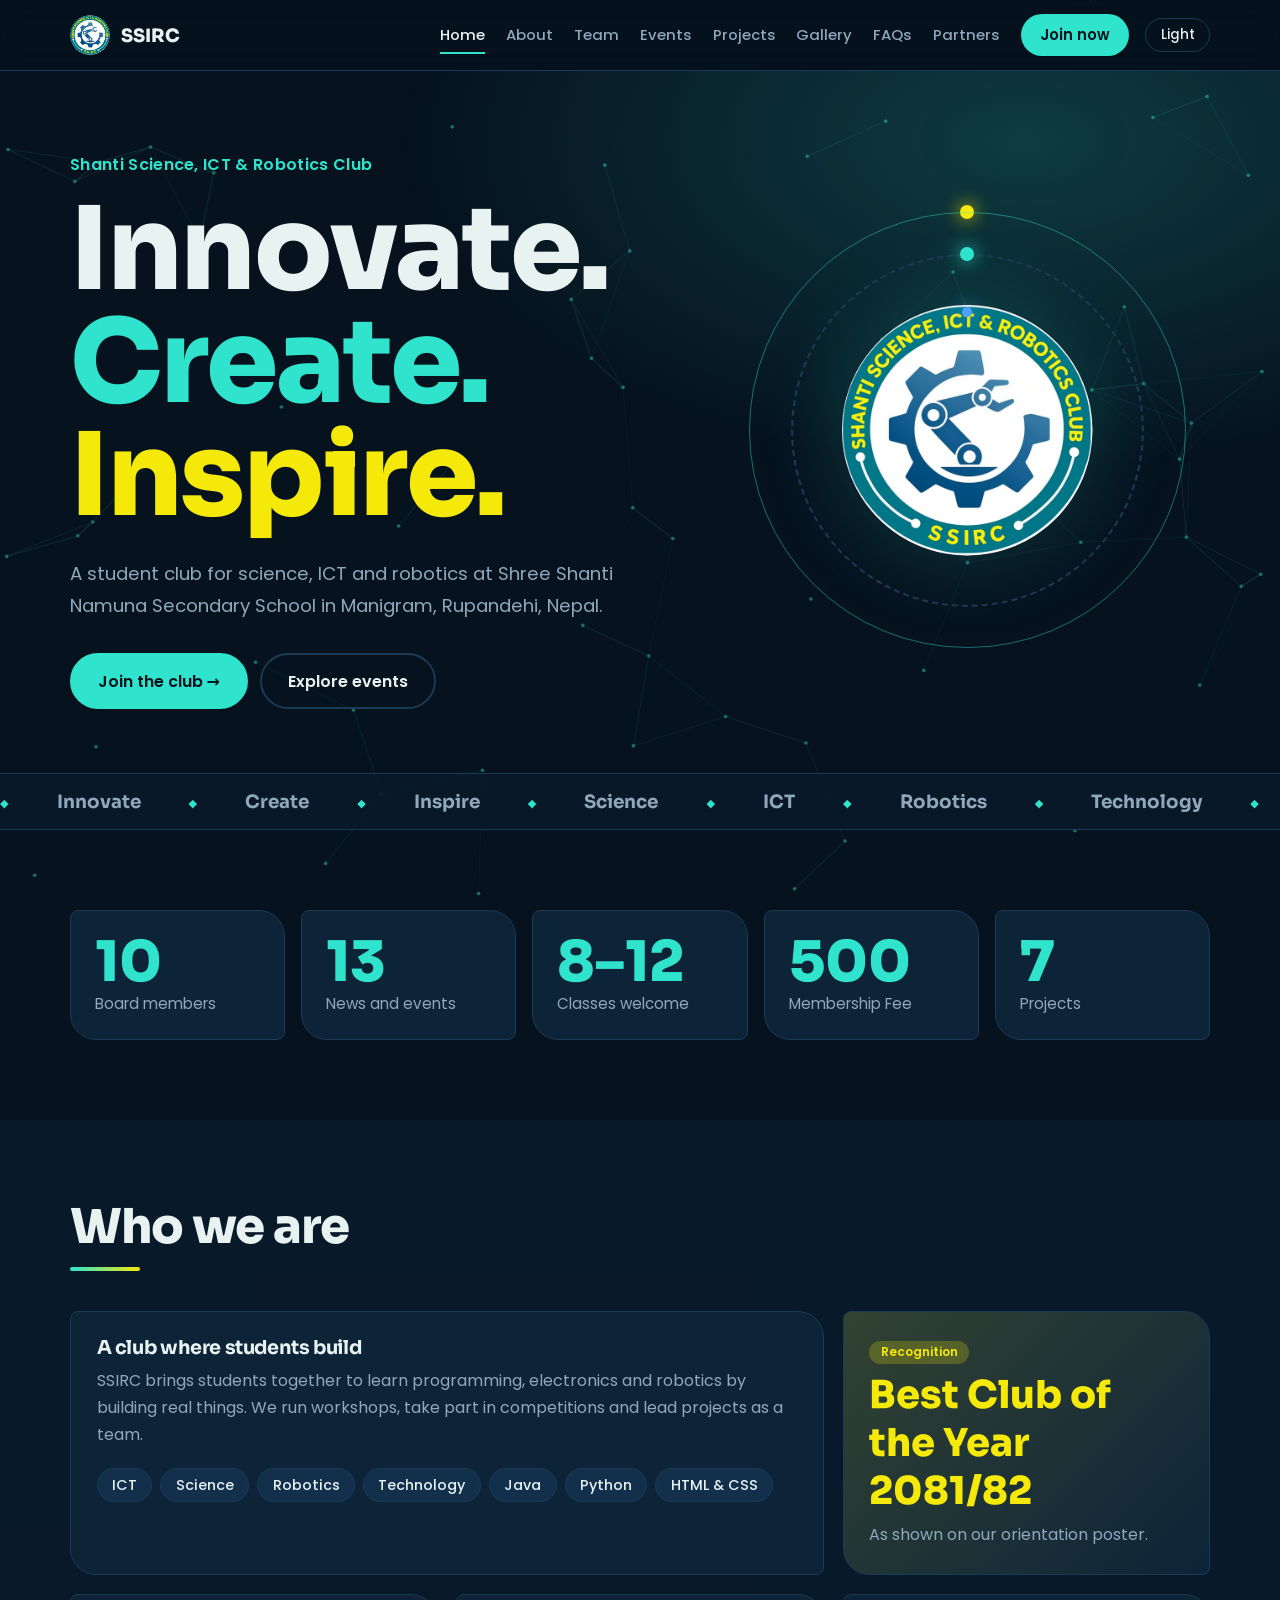
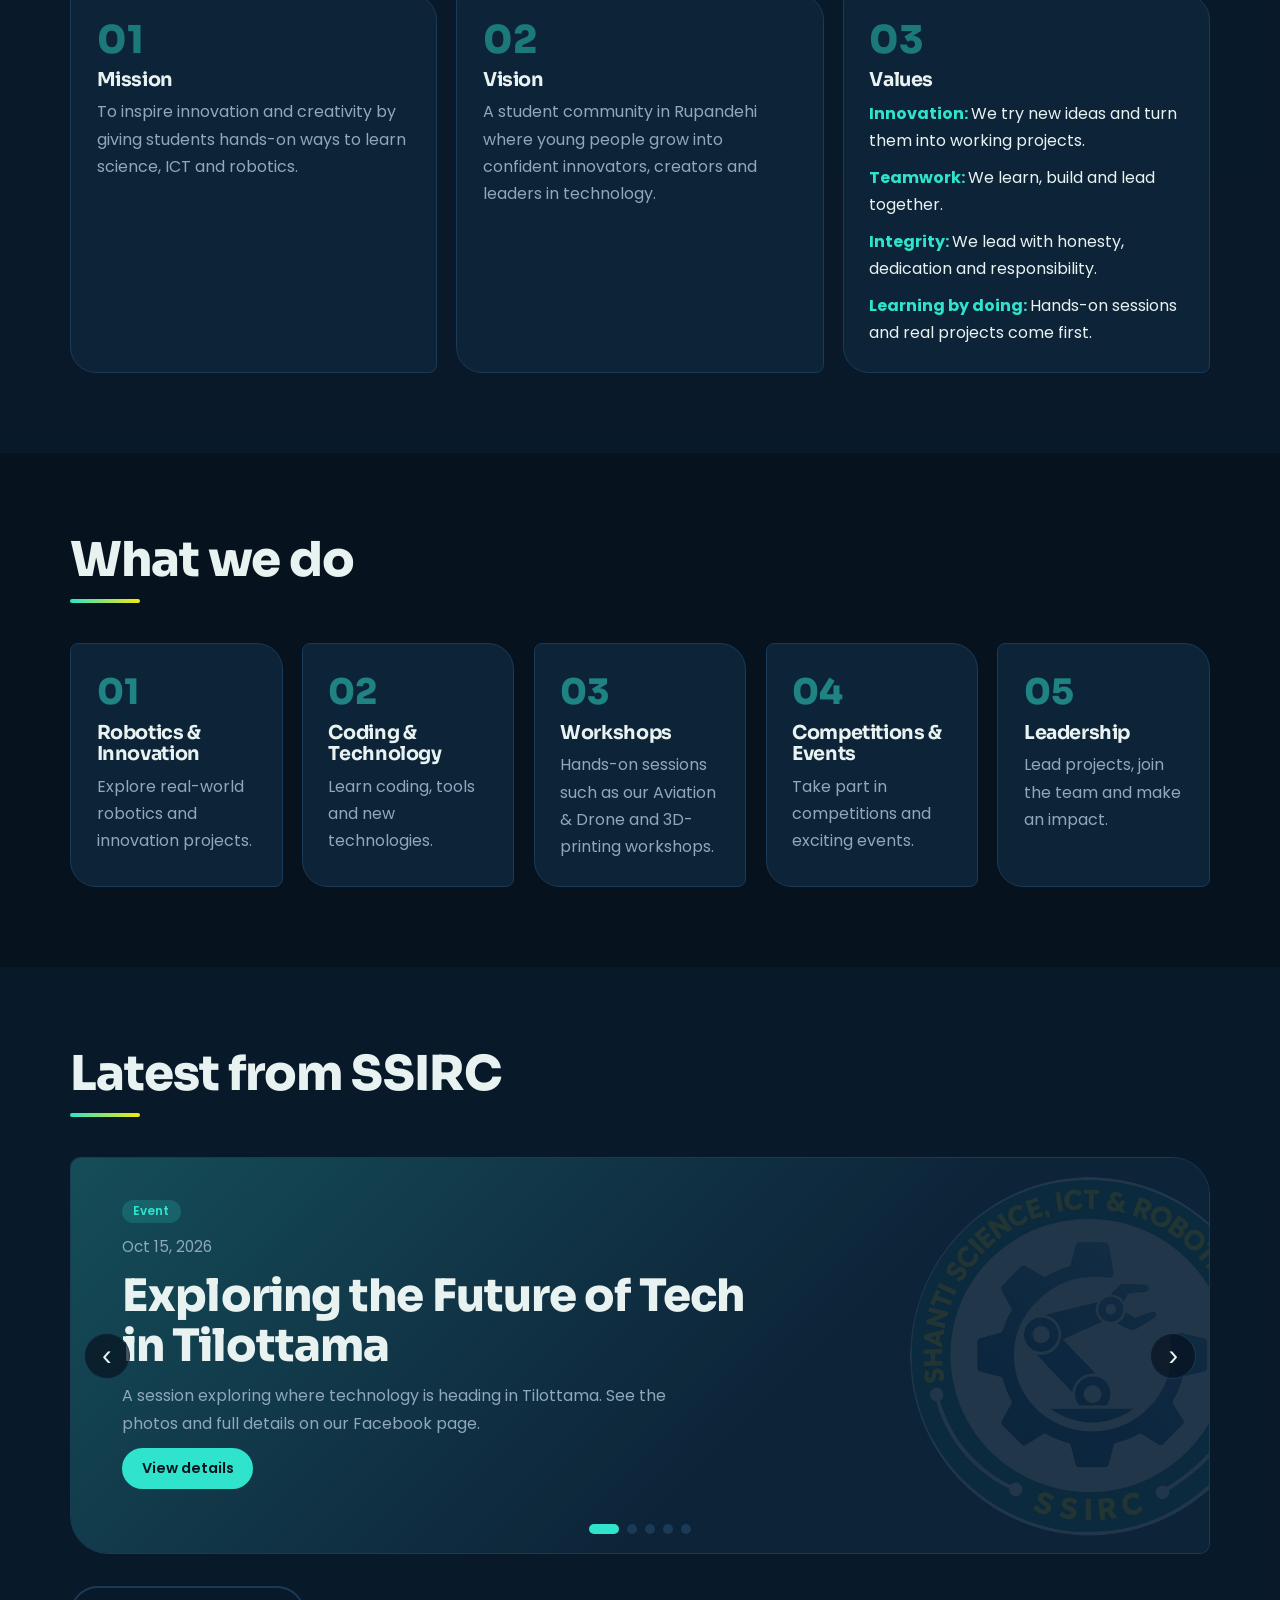
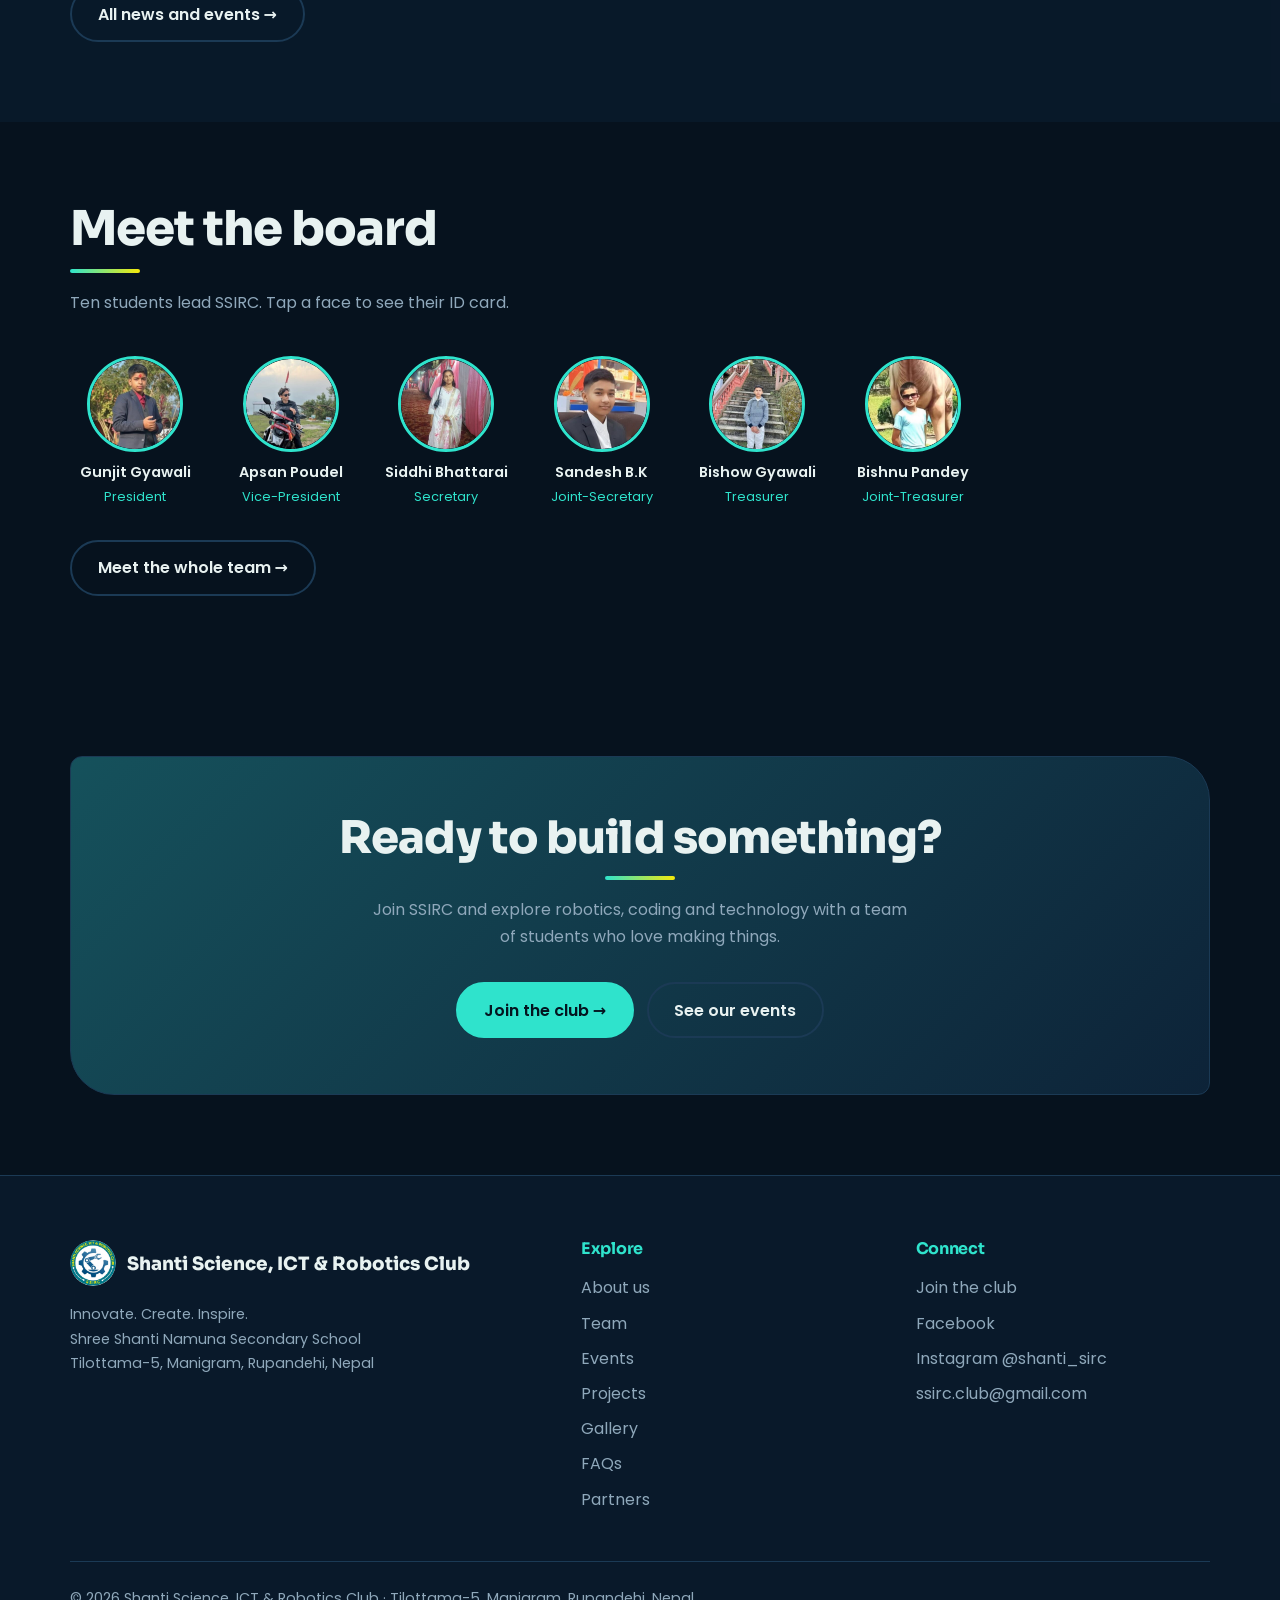
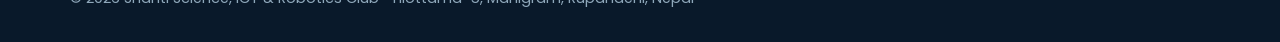
<file: index.html>
<!DOCTYPE html>
<html lang="en">
<head>
<meta charset="utf-8">
<meta name="viewport" content="width=device-width, initial-scale=1, viewport-fit=cover">
<title>Shanti Science, ICT &amp; Robotics Club (SSIRC) | Innovate. Create. Inspire.</title>
<meta name="description" content="SSIRC is a student club for science, ICT and robotics at Shree Shanti Namuna Secondary School, Manigram, Rupandehi, Nepal.">
<meta property="og:title" content="Shanti Science, ICT &amp; Robotics Club (SSIRC) | Innovate. Create. Inspire.">
<meta property="og:description" content="SSIRC is a student club for science, ICT and robotics at Shree Shanti Namuna Secondary School, Manigram, Rupandehi, Nepal.">
<meta property="og:image" content="https://shantisirc.com/logo.png">
<meta property="og:type" content="website">
<meta name="theme-color" content="#06121e">
<link rel="icon" type="image/png" href="favicon.png">
<link rel="manifest" href="site.webmanifest">
<link rel="preconnect" href="https://fonts.googleapis.com">
<link rel="preconnect" href="https://fonts.gstatic.com" crossorigin>
<link href="https://fonts.googleapis.com/css2?family=Poppins:wght@400;500;600;700&family=Sora:wght@600;700;800&display=swap" rel="stylesheet">
<script>document.documentElement.classList.add('js');try{var t=localStorage.getItem('ssirc-theme');if(t)document.documentElement.dataset.theme=t}catch(e){}</script>
<link rel="stylesheet" href="css/base.css">
<link rel="stylesheet" href="css/fx.css">
<link rel="stylesheet" href="css/pages.css">
<link rel="stylesheet" href="css/idcard.css">
</head>
<body data-page="home">
<a class="skip" href="#main">Skip to content</a>
<div id="hdr"></div>
<main id="main">

<section class="hero"><div class="wrap hero-grid">
  <div>
    <p class="kick">Shanti Science, ICT &amp; Robotics Club</p>
    <h1><span>Innovate.</span><span>Create.</span><span>Inspire.</span></h1>
    <p class="lead">A student club for science, ICT and robotics at Shree Shanti Namuna Secondary School in Manigram, Rupandehi, Nepal.</p>
    <div class="cta"><a class="btn" data-join>Join the club →</a><a class="btn ghost" href="events.html">Explore events</a></div>
  </div>
  <div class="orbit"><i class="arm"><b></b></i><i class="arm a2"><b></b></i><i class="arm a3"><b></b></i><img src="logo.png" alt="Shanti Science, ICT &amp; Robotics Club logo" width="400" height="400"></div>
</div></section>

<div class="marq" aria-hidden="true"><div class="marq-in"><span>Innovate</span><span>Create</span><span>Inspire</span><span>Science</span><span>ICT</span><span>Robotics</span><span>Technology</span><span>Java</span><span>Python</span><span>HTML &amp; CSS</span><span>Workshops</span><span>Competitions</span><span>Innovate</span><span>Create</span><span>Inspire</span><span>Science</span><span>ICT</span><span>Robotics</span><span>Technology</span><span>Java</span><span>Python</span><span>HTML &amp; CSS</span><span>Workshops</span><span>Competitions</span></div></div>

<section class="sec"><div class="wrap"><div class="stats">
  <div class="stat rv" id="stBoard"><b>0</b><span>Board members</span></div>
  <div class="stat rv" id="stEvents" hidden><b>0</b><span>News and events</span></div>
  <div class="stat rv"><b>8–12</b><span>Classes welcome</span></div>
  <div class="stat rv"><b>500</b><span>Membership Fee</span></div>
  <div class="stat rv" id="stProj" hidden><b>0</b><span>Projects</span></div>
  <div class="stat rv" id="stPhotos" hidden><b>0</b><span>Photos</span></div>
</div></div></section>

<section class="sec alt" id="about"><div class="wrap">
  <h2>Who we are</h2>
  <div class="bento">
    <article class="card s4 rv"><h3>A club where students build</h3><p>SSIRC brings students together to learn programming, electronics and robotics by building real things. We run workshops, take part in competitions and lead projects as a team.</p>
      <ul class="chips" style="margin-top:1.2rem"><li>ICT</li><li>Science</li><li>Robotics</li><li>Technology</li><li>Java</li><li>Python</li><li>HTML &amp; CSS</li></ul></article>
    <article class="card award s2 rv"><span class="ev-tag" data-tag="Announcement">Recognition</span><strong>Best Club of the Year 2081/82</strong><p>As shown on our orientation poster.</p></article>
    <article class="card s2 rv"><div class="no">01</div><h3>Mission</h3><p id="mission"></p></article>
    <article class="card s2 rv"><div class="no">02</div><h3>Vision</h3><p id="vision"></p></article>
    <article class="card s2 rv"><div class="no">03</div><h3>Values</h3><ul class="vals" id="values"></ul></article>
  </div>
</div></section>

<section class="sec"><div class="wrap">
  <h2>What we do</h2>
  <div class="prog" id="programs"></div>
</div></section>

<section class="sec alt"><div class="wrap">
  <h2>Latest from SSIRC</h2>
  <div class="car" id="homeCar" aria-label="Latest news and events"></div>
  <div class="cta"><a class="btn ghost" href="events.html">All news and events →</a></div>
</div></section>

<section class="sec"><div class="wrap">
  <h2>Meet the board</h2>
  <p class="sub">Ten students lead SSIRC. Tap a face to see their ID card.</p>
  <div class="strip" id="teamStrip"></div>
  <div class="cta"><a class="btn ghost" href="team.html">Meet the whole team →</a></div>
</div></section>

<section class="sec alt" id="gallerySec" hidden><div class="wrap">
  <h2>Gallery</h2>
  <div class="pvgrid" id="galPrev"></div>
  <div class="cta"><a class="btn ghost" href="gallery.html">See all photos →</a></div>
</div></section>
<section class="sec"><div class="wrap"><div class="band rv"><h2>Ready to build something?</h2><p>Join SSIRC and explore robotics, coding and technology with a team of students who love making things.</p><div class="cta"><a class="btn" data-join>Join the club →</a><a class="btn ghost" href="events.html">See our events</a></div></div></div></section>
</main>
<div id="ftr"></div>
<dialog id="evm" aria-labelledby="evmT"><div class="evm-panel"><button class="evm-close" aria-label="Close">×</button><img class="evm-img" alt="" hidden><span class="evm-tag ev-tag"></span><time></time><h2 id="evmT"></h2><p class="evm-text"></p><dl class="facts"></dl><div class="cta"><a class="btn evm-link"></a></div></div></dialog>
<noscript><p style="padding:1rem;text-align:center">Please turn on JavaScript to see the full SSIRC website. You can still reach us at ssirc.club@gmail.com.</p></noscript>
<script defer src="js/data.js"></script>
<script defer src="js/util.js"></script>
<script defer src="js/layout.js"></script>
<script defer src="js/fx.js"></script>
<script defer src="js/events.js"></script>
<script defer src="js/projects.js"></script>
<script defer src="js/gallery.js"></script>
<script defer src="js/content.js"></script>
<script defer src="js/home.js"></script>
</body>
</html>
</file>
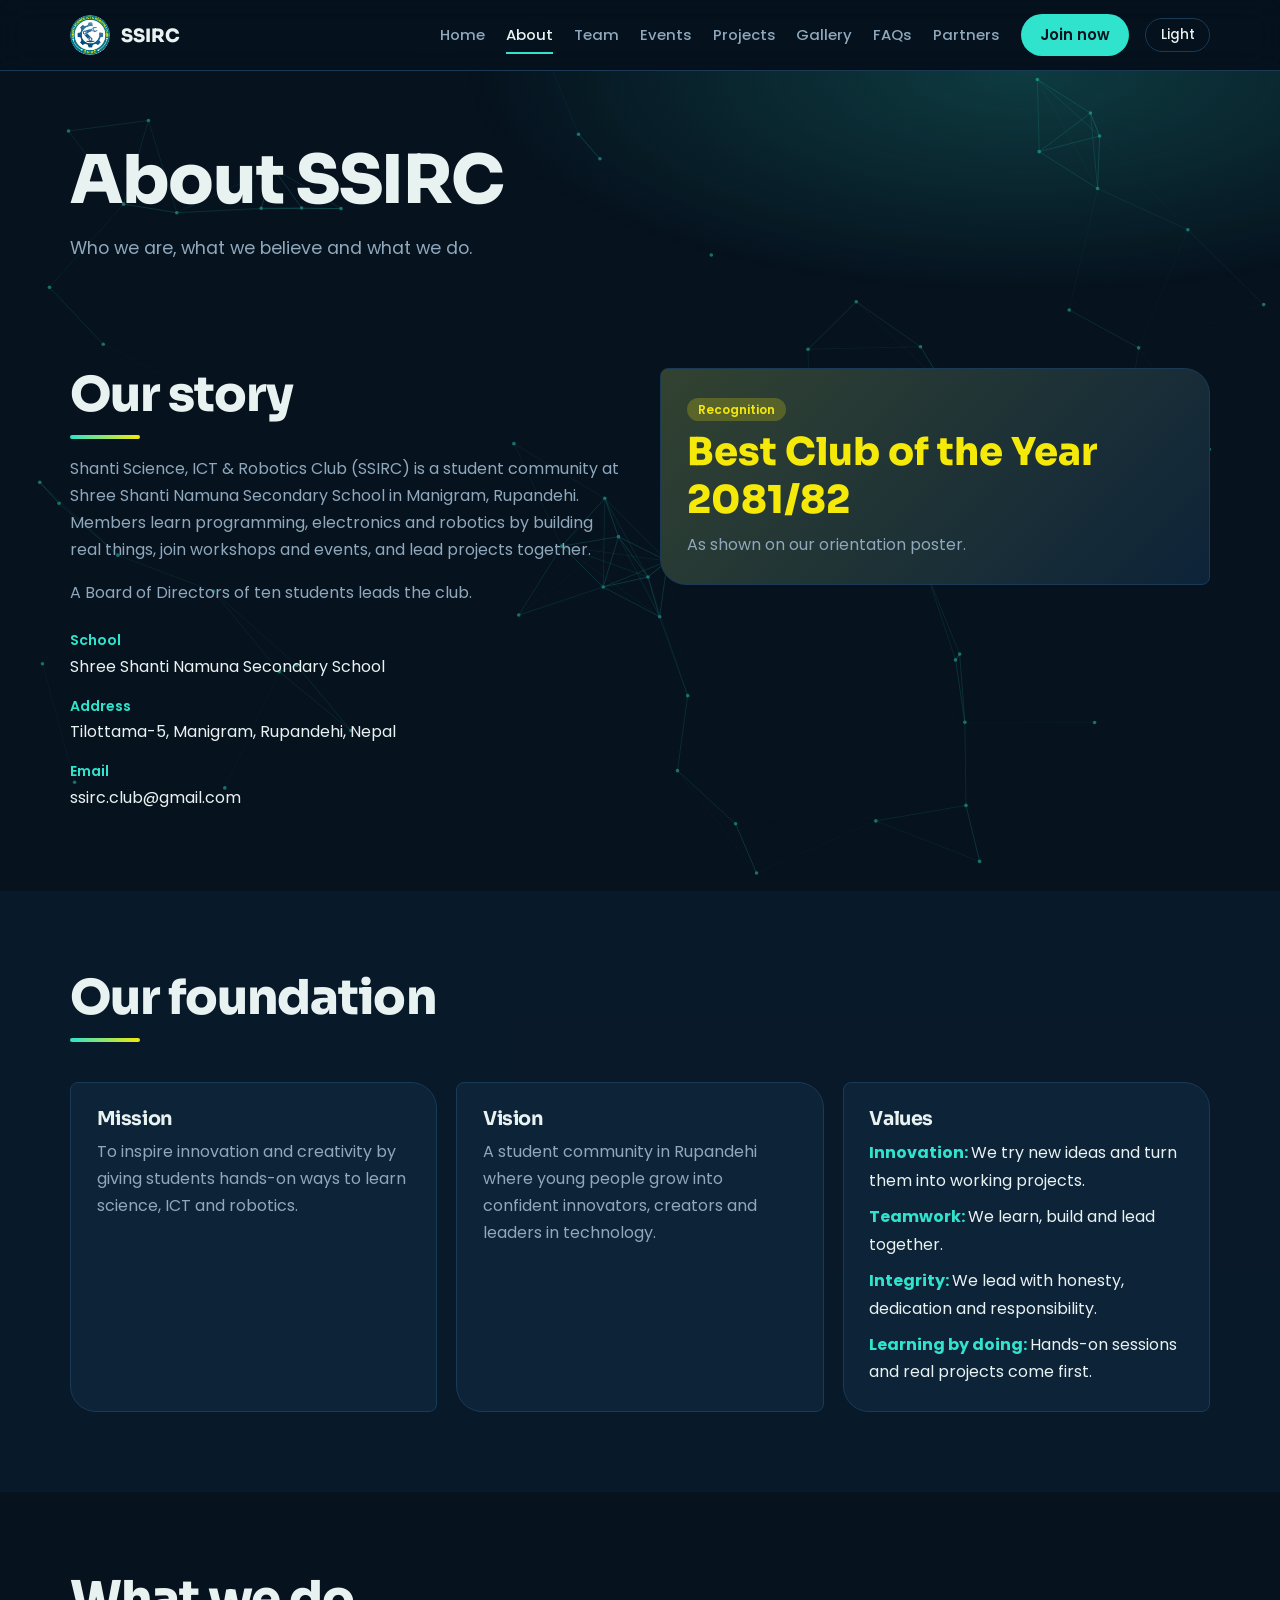
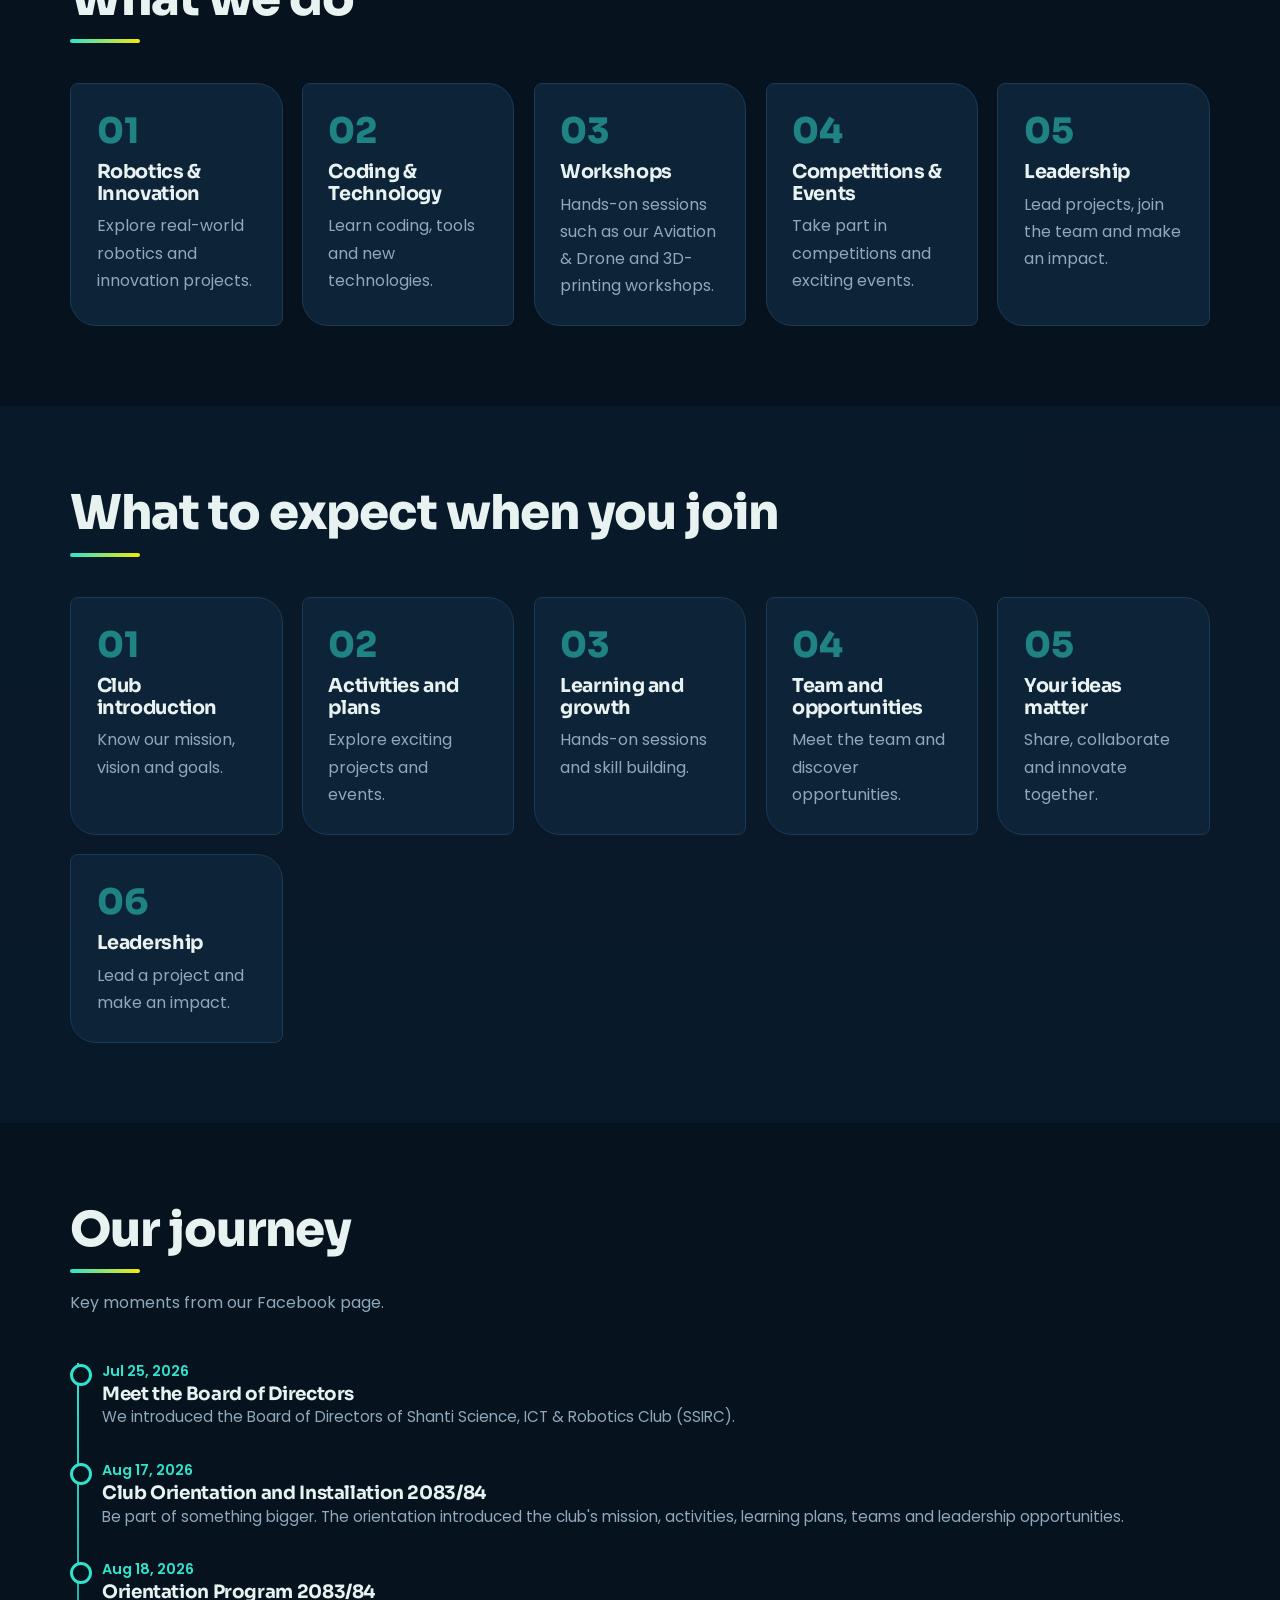
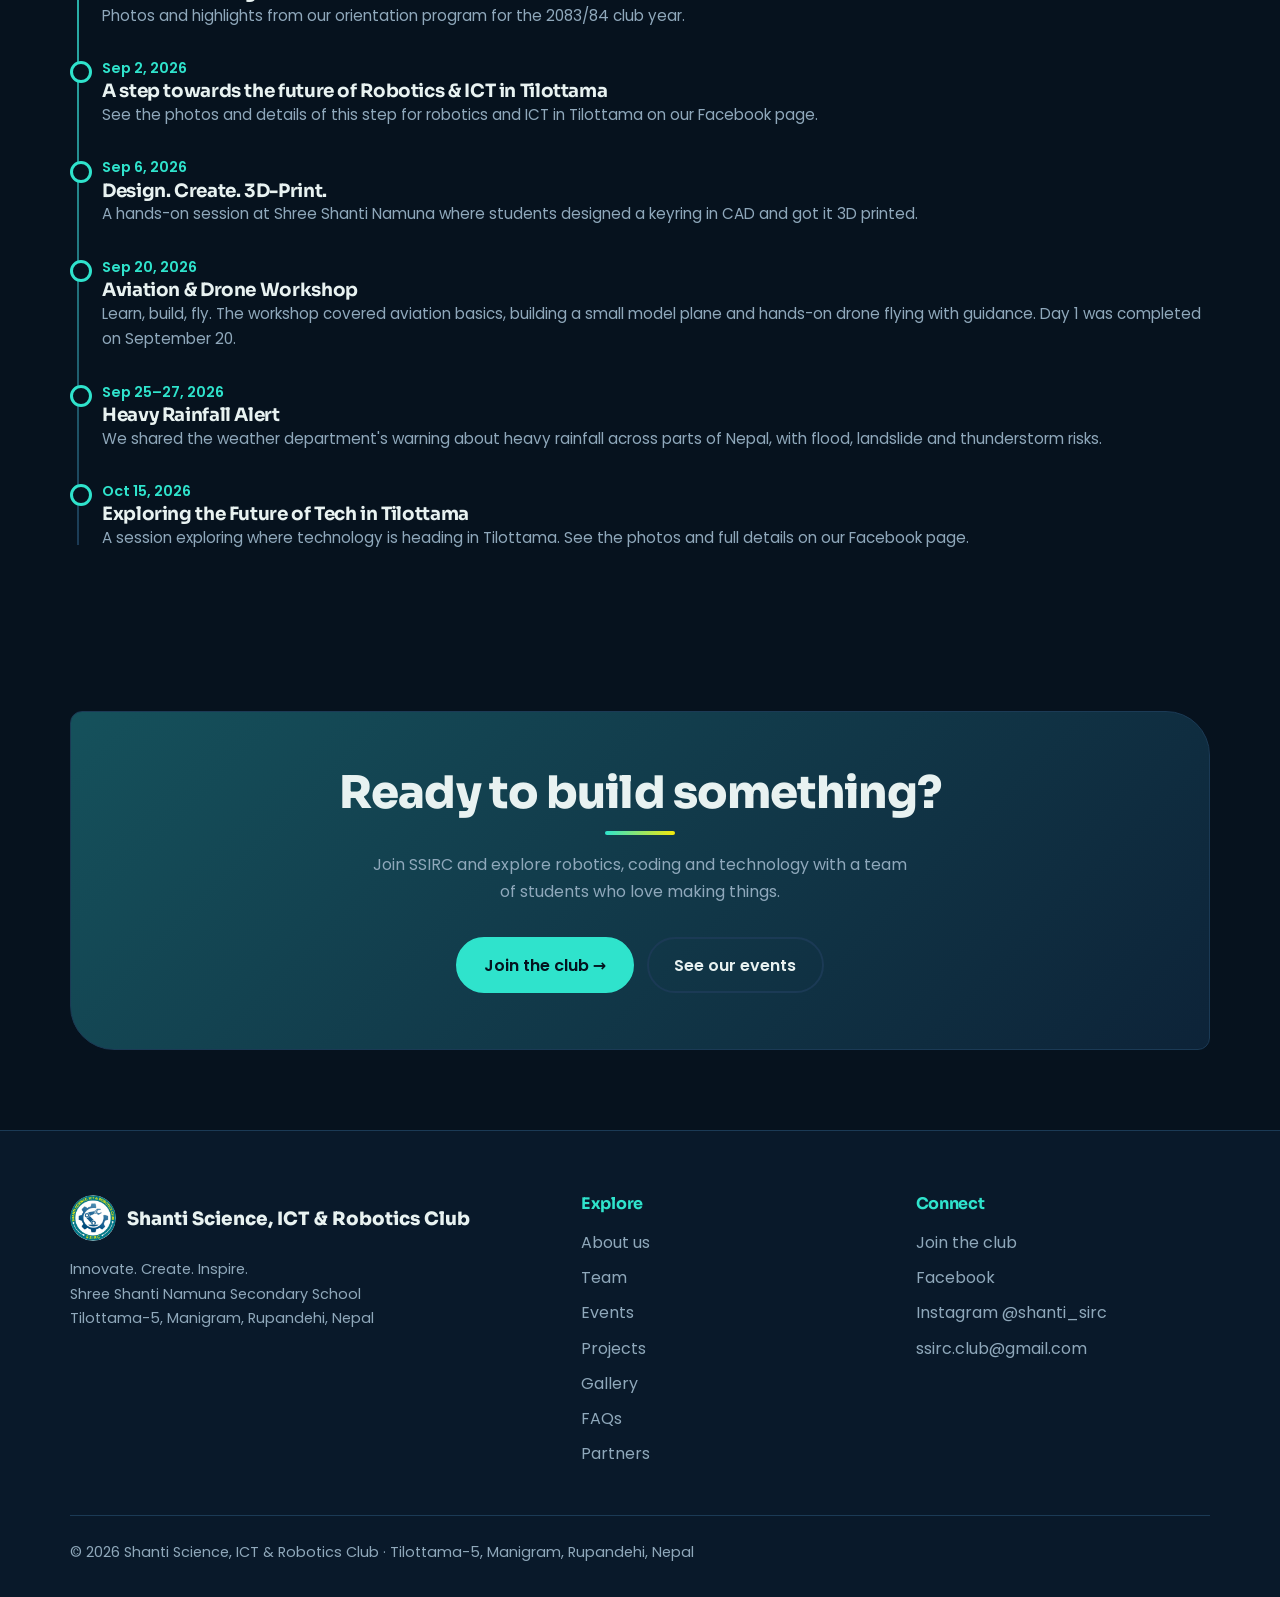
<file: about.html>
<!DOCTYPE html>
<html lang="en">
<head>
<meta charset="utf-8">
<meta name="viewport" content="width=device-width, initial-scale=1, viewport-fit=cover">
<title>About SSIRC | Shanti Science, ICT &amp; Robotics Club</title>
<meta name="description" content="Learn about SSIRC: our mission, vision, values, programs and journey.">
<meta property="og:title" content="About SSIRC | Shanti Science, ICT &amp; Robotics Club">
<meta property="og:description" content="Learn about SSIRC: our mission, vision, values, programs and journey.">
<meta property="og:image" content="https://shantisirc.com/logo.png">
<meta property="og:type" content="website">
<meta name="theme-color" content="#06121e">
<link rel="icon" type="image/png" href="favicon.png">
<link rel="manifest" href="site.webmanifest">
<link rel="preconnect" href="https://fonts.googleapis.com">
<link rel="preconnect" href="https://fonts.gstatic.com" crossorigin>
<link href="https://fonts.googleapis.com/css2?family=Poppins:wght@400;500;600;700&family=Sora:wght@600;700;800&display=swap" rel="stylesheet">
<script>document.documentElement.classList.add('js');try{var t=localStorage.getItem('ssirc-theme');if(t)document.documentElement.dataset.theme=t}catch(e){}</script>
<link rel="stylesheet" href="css/base.css">
<link rel="stylesheet" href="css/fx.css">
<link rel="stylesheet" href="css/pages.css">
<link rel="stylesheet" href="css/idcard.css">
</head>
<body data-page="about">
<a class="skip" href="#main">Skip to content</a>
<div id="hdr"></div>
<main id="main">
<section class="phead"><div class="wrap"><h1>About SSIRC</h1><p>Who we are, what we believe and what we do.</p></div></section>
<section class="sec"><div class="wrap two">
  <div><h2>Our story</h2>
    <p class="sub">Shanti Science, ICT &amp; Robotics Club (SSIRC) is a student community at Shree Shanti Namuna Secondary School in Manigram, Rupandehi. Members learn programming, electronics and robotics by building real things, join workshops and events, and lead projects together.</p>
    <p class="sub">A Board of Directors of ten students leads the club.</p>
    <dl class="facts"><div><dt>School</dt><dd>Shree Shanti Namuna Secondary School</dd></div><div><dt>Address</dt><dd>Tilottama-5, Manigram, Rupandehi, Nepal</dd></div><div><dt>Email</dt><dd>ssirc.club@gmail.com</dd></div></dl></div>
  <article class="card award rv"><span class="ev-tag" data-tag="Announcement">Recognition</span><strong>Best Club of the Year 2081/82</strong><p>As shown on our orientation poster.</p></article>
</div></section>

<section class="sec alt"><div class="wrap"><h2>Our foundation</h2>
  <div class="grid3">
    <article class="card rv"><h3>Mission</h3><p id="mission"></p></article>
    <article class="card rv"><h3>Vision</h3><p id="vision"></p></article>
    <article class="card rv"><h3>Values</h3><ul class="vals" id="values"></ul></article>
  </div></div></section>

<section class="sec"><div class="wrap"><h2>What we do</h2><div class="prog" id="programs"></div></div></section>

<section class="sec alt"><div class="wrap"><h2>What to expect when you join</h2><div class="prog" id="expect"></div></div></section>

<section class="sec"><div class="wrap"><h2>Our journey</h2><p class="sub">Key moments from our Facebook page.</p><ol class="tl" id="timeline"></ol></div></section>
<section class="sec"><div class="wrap"><div class="band rv"><h2>Ready to build something?</h2><p>Join SSIRC and explore robotics, coding and technology with a team of students who love making things.</p><div class="cta"><a class="btn" data-join>Join the club →</a><a class="btn ghost" href="events.html">See our events</a></div></div></div></section>
</main>
<div id="ftr"></div>

<noscript><p style="padding:1rem;text-align:center">Please turn on JavaScript to see the full SSIRC website. You can still reach us at ssirc.club@gmail.com.</p></noscript>
<script defer src="js/data.js"></script>
<script defer src="js/util.js"></script>
<script defer src="js/layout.js"></script>
<script defer src="js/fx.js"></script>
<script defer src="js/events.js"></script>
<script defer src="js/content.js"></script>
</body>
</html>
</file>
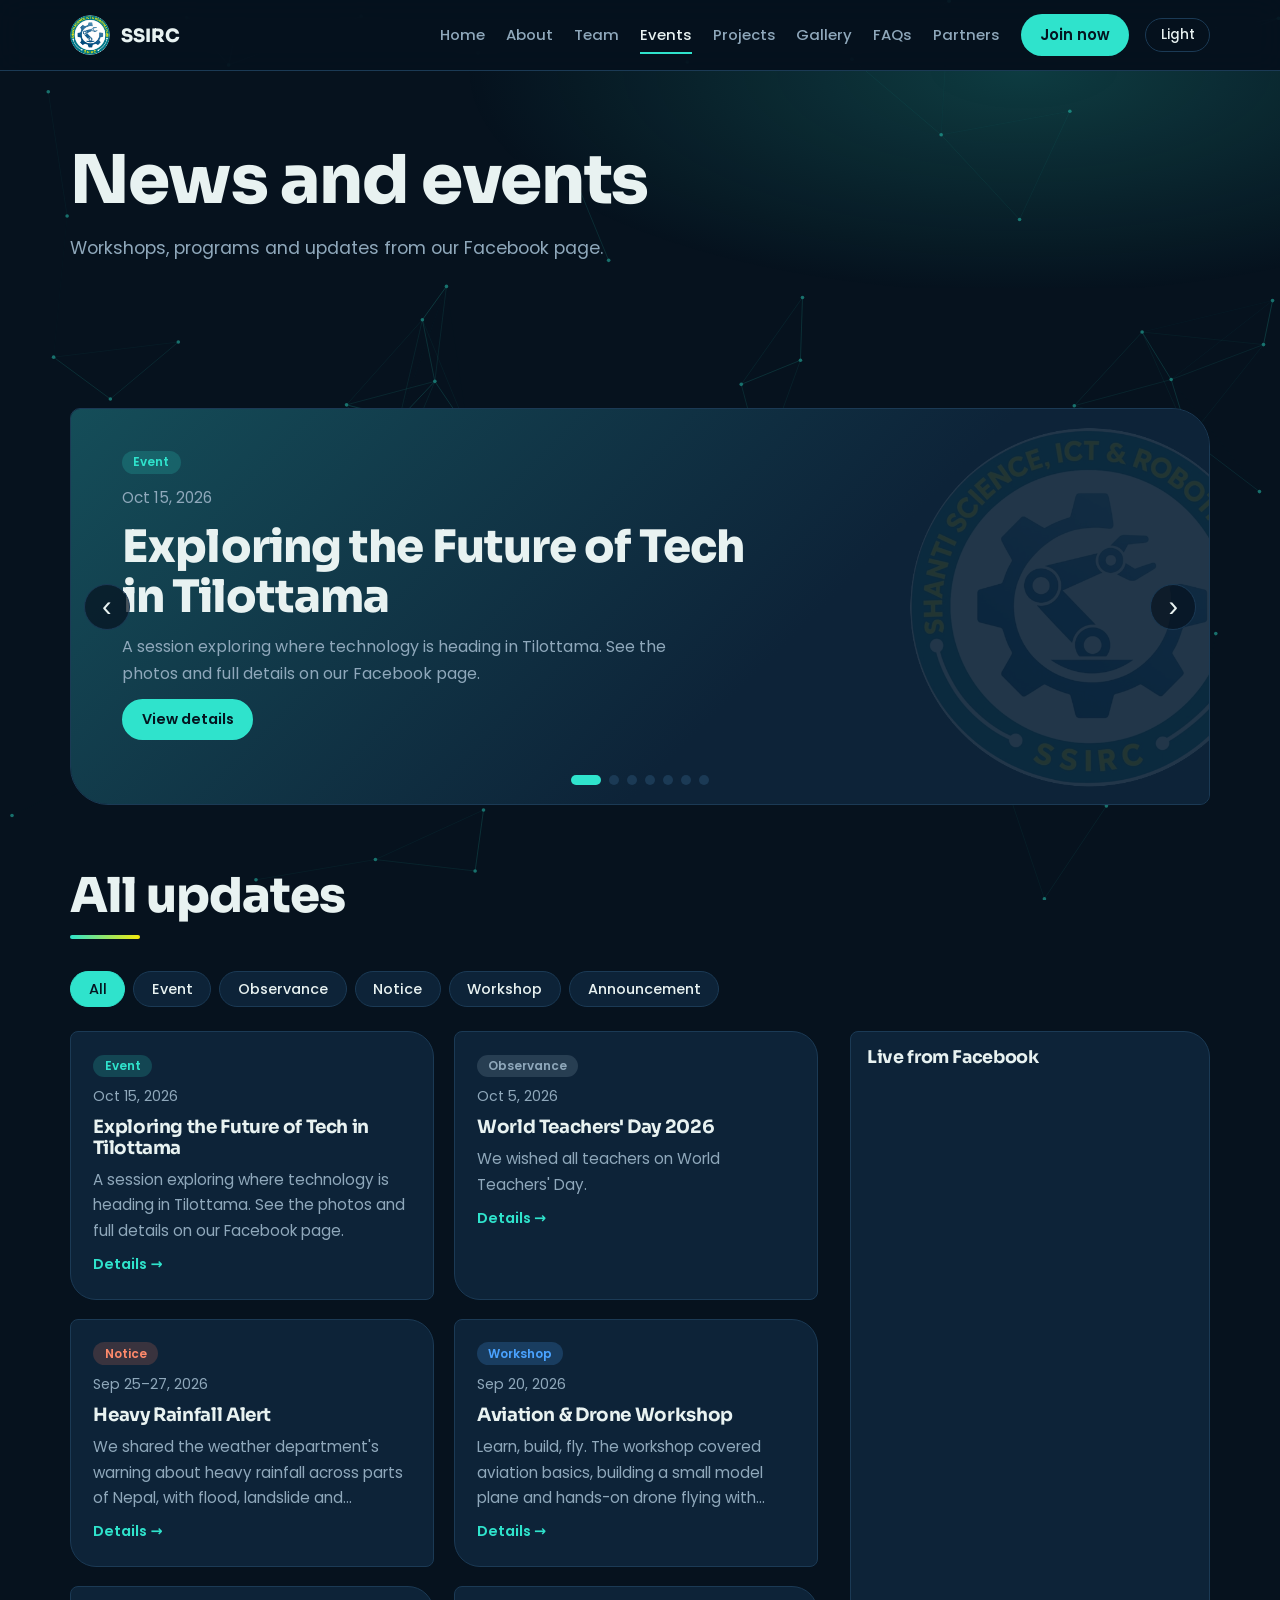
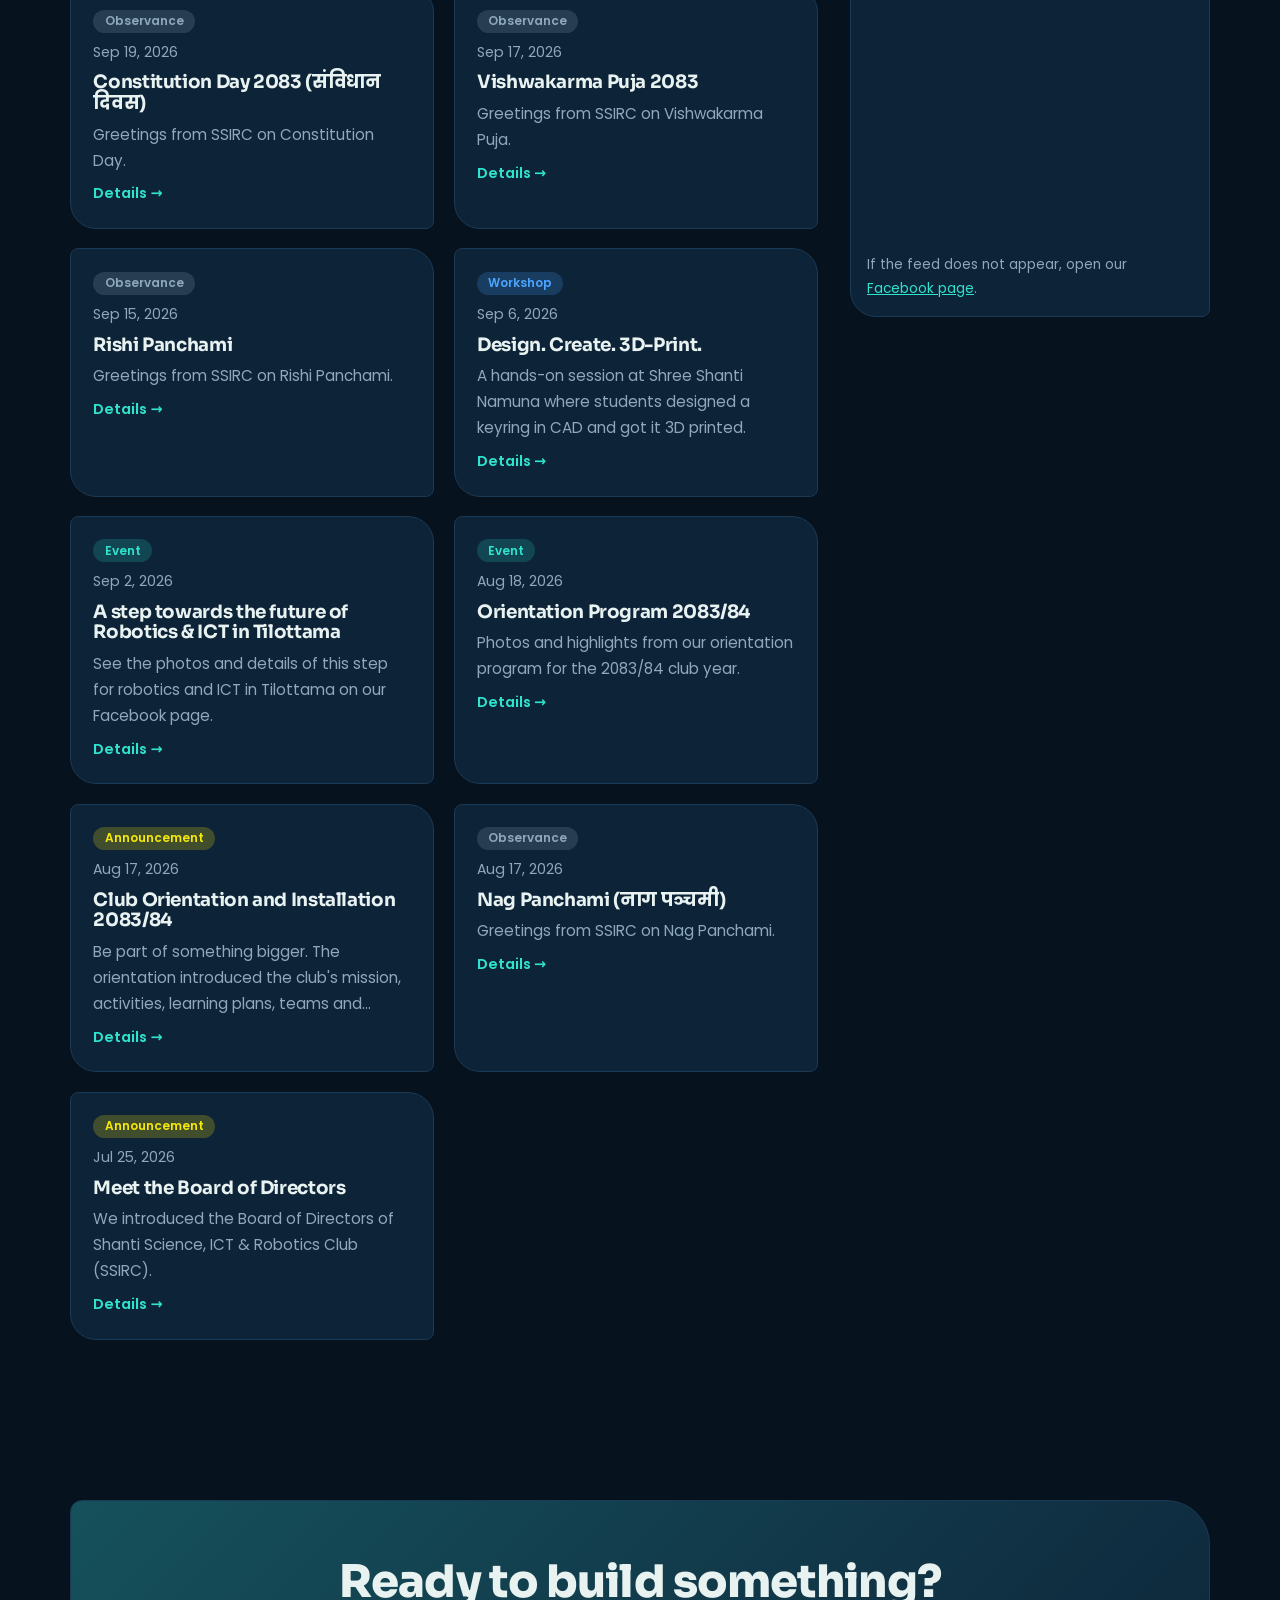
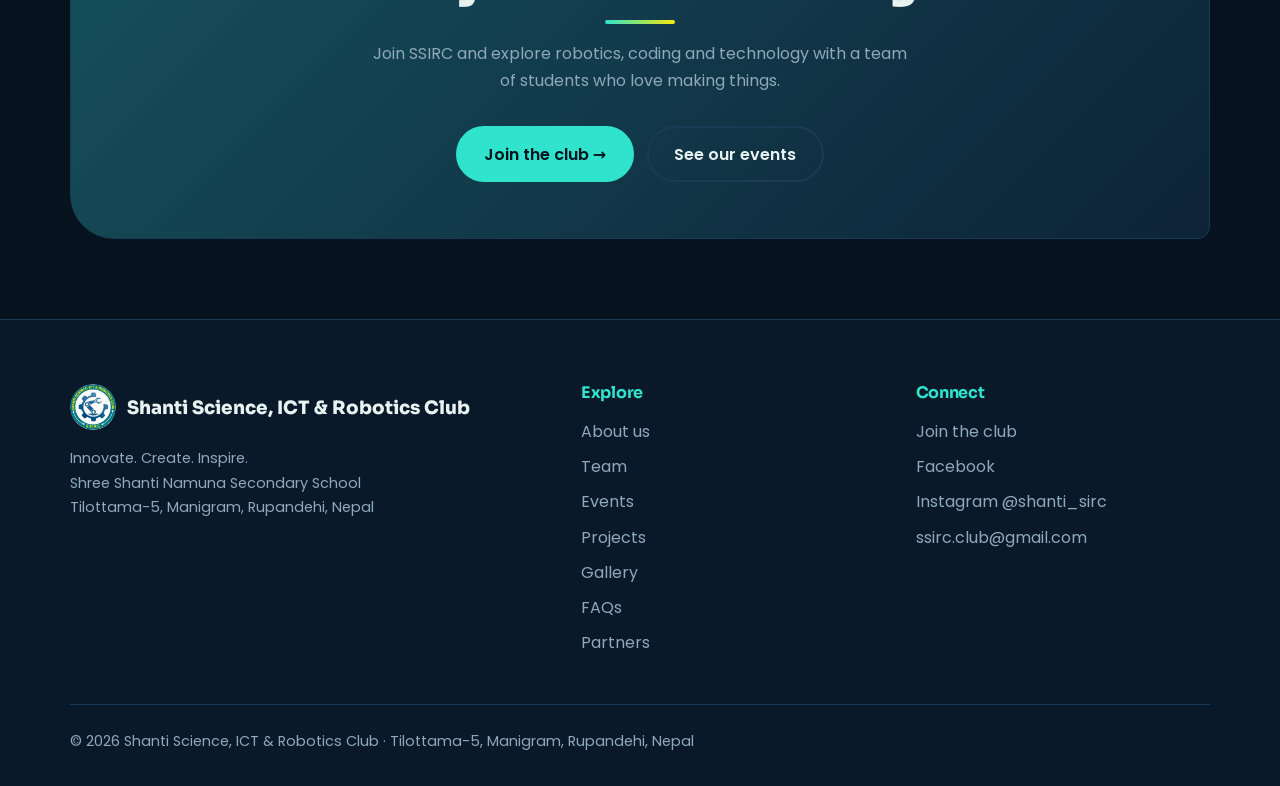
<file: events.html>
<!DOCTYPE html>
<html lang="en">
<head>
<meta charset="utf-8">
<meta name="viewport" content="width=device-width, initial-scale=1, viewport-fit=cover">
<title>Events and News | Shanti Science, ICT &amp; Robotics Club</title>
<meta name="description" content="Workshops, events and news from SSIRC in Manigram, Rupandehi.">
<meta property="og:title" content="Events and News | Shanti Science, ICT &amp; Robotics Club">
<meta property="og:description" content="Workshops, events and news from SSIRC in Manigram, Rupandehi.">
<meta property="og:image" content="https://shantisirc.com/logo.png">
<meta property="og:type" content="website">
<meta name="theme-color" content="#06121e">
<link rel="icon" type="image/png" href="favicon.png">
<link rel="manifest" href="site.webmanifest">
<link rel="preconnect" href="https://fonts.googleapis.com">
<link rel="preconnect" href="https://fonts.gstatic.com" crossorigin>
<link href="https://fonts.googleapis.com/css2?family=Poppins:wght@400;500;600;700&family=Sora:wght@600;700;800&display=swap" rel="stylesheet">
<script>document.documentElement.classList.add('js');try{var t=localStorage.getItem('ssirc-theme');if(t)document.documentElement.dataset.theme=t}catch(e){}</script>
<link rel="stylesheet" href="css/base.css">
<link rel="stylesheet" href="css/fx.css">
<link rel="stylesheet" href="css/pages.css">
<link rel="stylesheet" href="css/idcard.css">
</head>
<body data-page="events">
<a class="skip" href="#main">Skip to content</a>
<div id="hdr"></div>
<main id="main">
<section class="phead"><div class="wrap"><h1>News and events</h1><p>Workshops, programs and updates from our Facebook page.</p></div></section>
<section class="sec"><div class="wrap">
  <div class="car" id="eventsCar" aria-label="Featured events"></div>
  <h2 style="margin-top:4rem">All updates</h2>
  <div class="filters" id="eventFilters" role="group" aria-label="Filter by type"></div>
  <div class="evlay">
    <div class="cards" id="eventsGrid"></div>
    <aside class="fb"><h3>Live from Facebook</h3><div id="fbFeed"></div>
      <p class="note">If the feed does not appear, open our <a data-fb style="color:var(--teal)">Facebook page</a>.</p></aside>
  </div>
</div></section>
<section class="sec"><div class="wrap"><div class="band rv"><h2>Ready to build something?</h2><p>Join SSIRC and explore robotics, coding and technology with a team of students who love making things.</p><div class="cta"><a class="btn" data-join>Join the club →</a><a class="btn ghost" href="events.html">See our events</a></div></div></div></section>
</main>
<div id="ftr"></div>
<dialog id="evm" aria-labelledby="evmT"><div class="evm-panel"><button class="evm-close" aria-label="Close">×</button><img class="evm-img" alt="" hidden><span class="evm-tag ev-tag"></span><time></time><h2 id="evmT"></h2><p class="evm-text"></p><dl class="facts"></dl><div class="cta"><a class="btn evm-link"></a></div></div></dialog>
<noscript><p style="padding:1rem;text-align:center">Please turn on JavaScript to see the full SSIRC website. You can still reach us at ssirc.club@gmail.com.</p></noscript>
<script defer src="js/data.js"></script>
<script defer src="js/util.js"></script>
<script defer src="js/layout.js"></script>
<script defer src="js/fx.js"></script>
<script defer src="js/events.js"></script>
</body>
</html>
</file>
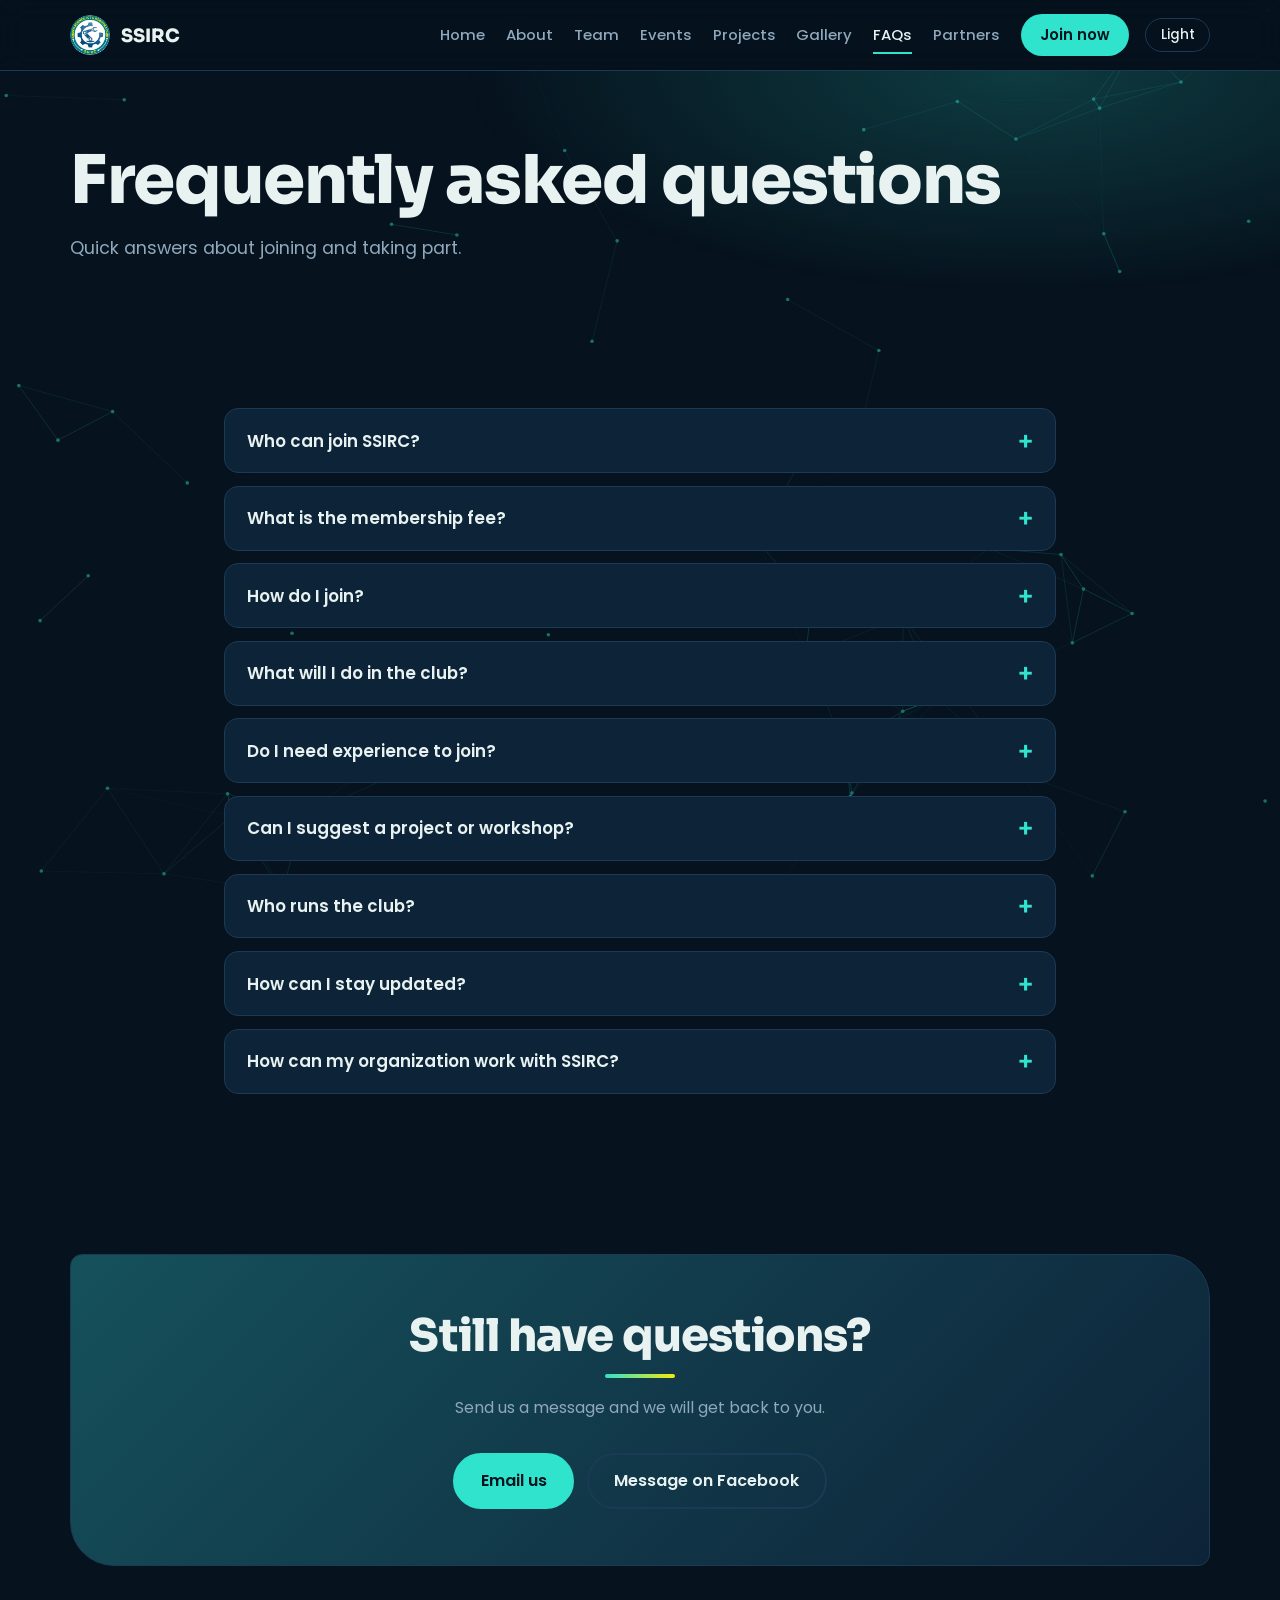
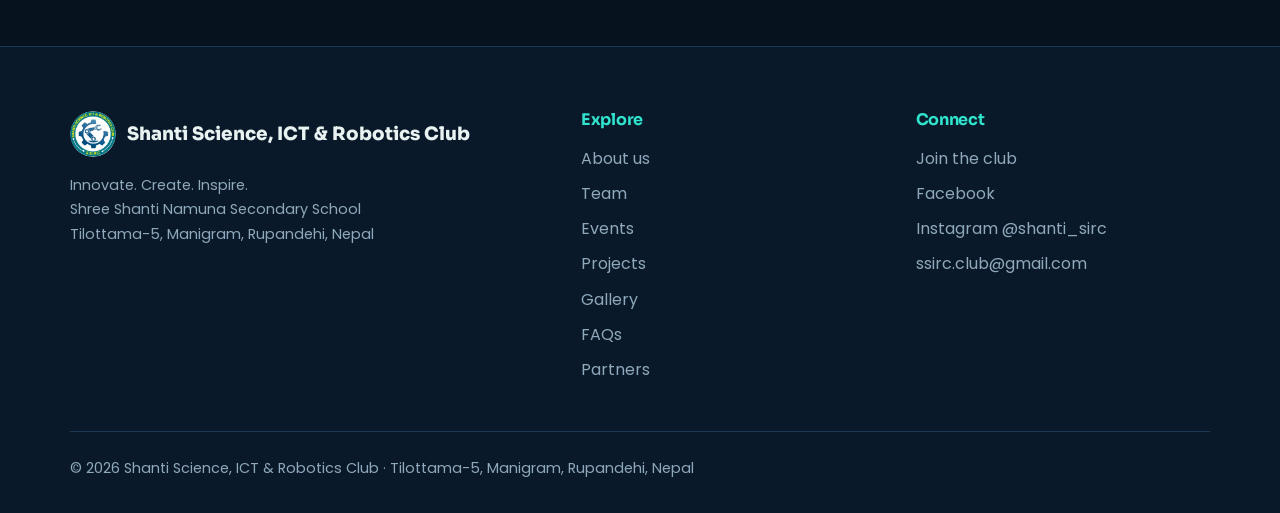
<file: faqs.html>
<!DOCTYPE html>
<html lang="en">
<head>
<meta charset="utf-8">
<meta name="viewport" content="width=device-width, initial-scale=1, viewport-fit=cover">
<title>FAQs | Shanti Science, ICT &amp; Robotics Club</title>
<meta name="description" content="Answers to common questions about joining and taking part in SSIRC.">
<meta property="og:title" content="FAQs | Shanti Science, ICT &amp; Robotics Club">
<meta property="og:description" content="Answers to common questions about joining and taking part in SSIRC.">
<meta property="og:image" content="https://shantisirc.com/logo.png">
<meta property="og:type" content="website">
<meta name="theme-color" content="#06121e">
<link rel="icon" type="image/png" href="favicon.png">
<link rel="manifest" href="site.webmanifest">
<link rel="preconnect" href="https://fonts.googleapis.com">
<link rel="preconnect" href="https://fonts.gstatic.com" crossorigin>
<link href="https://fonts.googleapis.com/css2?family=Poppins:wght@400;500;600;700&family=Sora:wght@600;700;800&display=swap" rel="stylesheet">
<script>document.documentElement.classList.add('js');try{var t=localStorage.getItem('ssirc-theme');if(t)document.documentElement.dataset.theme=t}catch(e){}</script>
<link rel="stylesheet" href="css/base.css">
<link rel="stylesheet" href="css/fx.css">
<link rel="stylesheet" href="css/pages.css">
<link rel="stylesheet" href="css/idcard.css">
</head>
<body data-page="faqs">
<a class="skip" href="#main">Skip to content</a>
<div id="hdr"></div>
<main id="main">
<section class="phead"><div class="wrap"><h1>Frequently asked questions</h1><p>Quick answers about joining and taking part.</p></div></section>
<section class="sec"><div class="wrap"><div class="faqs" id="faqList"></div></div></section>
<section class="sec"><div class="wrap"><div class="band rv"><h2>Still have questions?</h2><p>Send us a message and we will get back to you.</p>
<div class="cta"><a class="btn" href="mailto:ssirc.club@gmail.com">Email us</a><a class="btn ghost" data-fb>Message on Facebook</a></div></div></div></section>

</main>
<div id="ftr"></div>

<noscript><p style="padding:1rem;text-align:center">Please turn on JavaScript to see the full SSIRC website. You can still reach us at ssirc.club@gmail.com.</p></noscript>
<script defer src="js/data.js"></script>
<script defer src="js/util.js"></script>
<script defer src="js/layout.js"></script>
<script defer src="js/fx.js"></script>
<script defer src="js/faq.js"></script>
</body>
</html>
</file>
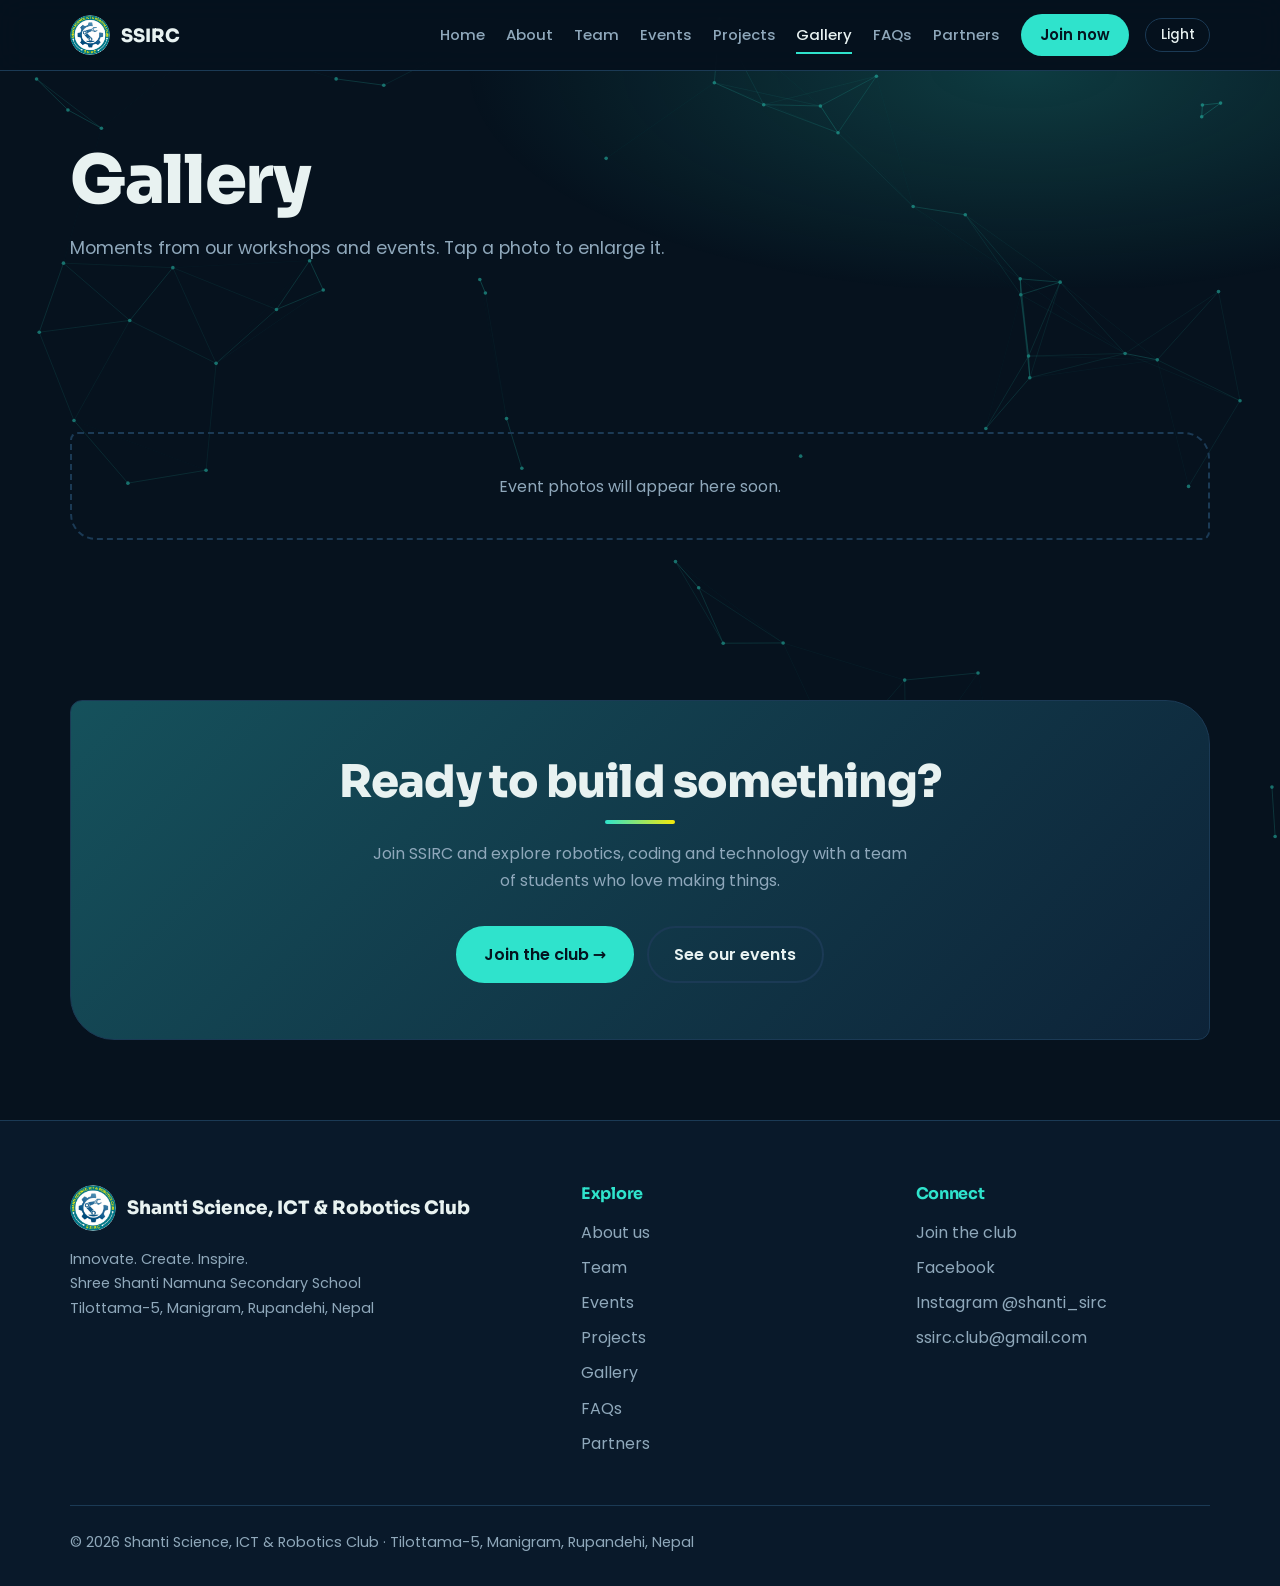
<file: gallery.html>
<!DOCTYPE html>
<html lang="en">
<head>
<meta charset="utf-8">
<meta name="viewport" content="width=device-width, initial-scale=1, viewport-fit=cover">
<title>Gallery | Shanti Science, ICT &amp; Robotics Club</title>
<meta name="description" content="Photos from SSIRC workshops and events.">
<meta property="og:title" content="Gallery | Shanti Science, ICT &amp; Robotics Club">
<meta property="og:description" content="Photos from SSIRC workshops and events.">
<meta property="og:image" content="https://shantisirc.com/logo.png">
<meta property="og:type" content="website">
<meta name="theme-color" content="#06121e">
<link rel="icon" type="image/png" href="favicon.png">
<link rel="manifest" href="site.webmanifest">
<link rel="preconnect" href="https://fonts.googleapis.com">
<link rel="preconnect" href="https://fonts.gstatic.com" crossorigin>
<link href="https://fonts.googleapis.com/css2?family=Poppins:wght@400;500;600;700&family=Sora:wght@600;700;800&display=swap" rel="stylesheet">
<script>document.documentElement.classList.add('js');try{var t=localStorage.getItem('ssirc-theme');if(t)document.documentElement.dataset.theme=t}catch(e){}</script>
<link rel="stylesheet" href="css/base.css">
<link rel="stylesheet" href="css/fx.css">
<link rel="stylesheet" href="css/pages.css">
<link rel="stylesheet" href="css/idcard.css">
</head>
<body data-page="gallery">
<a class="skip" href="#main">Skip to content</a>
<div id="hdr"></div>
<main id="main">
<section class="phead"><div class="wrap"><h1>Gallery</h1><p>Moments from our workshops and events. Tap a photo to enlarge it.</p></div></section>
<section class="sec"><div class="wrap">
  <div class="gallery" id="gal"></div>
  <div class="empty" id="galEmpty">Event photos will appear here soon.</div>
</div></section>
<section class="sec"><div class="wrap"><div class="band rv"><h2>Ready to build something?</h2><p>Join SSIRC and explore robotics, coding and technology with a team of students who love making things.</p><div class="cta"><a class="btn" data-join>Join the club →</a><a class="btn ghost" href="events.html">See our events</a></div></div></div></section>
</main>
<div id="ftr"></div>
<dialog id="lb" aria-label="Photo viewer"><button class="x" id="lbClose" aria-label="Close">Close</button><button class="nv pv" id="lbPrev" aria-label="Previous photo">‹</button><figure><img id="lbImg" alt=""><figcaption id="lbCap"></figcaption></figure><button class="nv nx" id="lbNext" aria-label="Next photo">›</button></dialog>
<noscript><p style="padding:1rem;text-align:center">Please turn on JavaScript to see the full SSIRC website. You can still reach us at ssirc.club@gmail.com.</p></noscript>
<script defer src="js/data.js"></script>
<script defer src="js/util.js"></script>
<script defer src="js/layout.js"></script>
<script defer src="js/fx.js"></script>
<script defer src="js/gallery.js"></script>
</body>
</html>
</file>
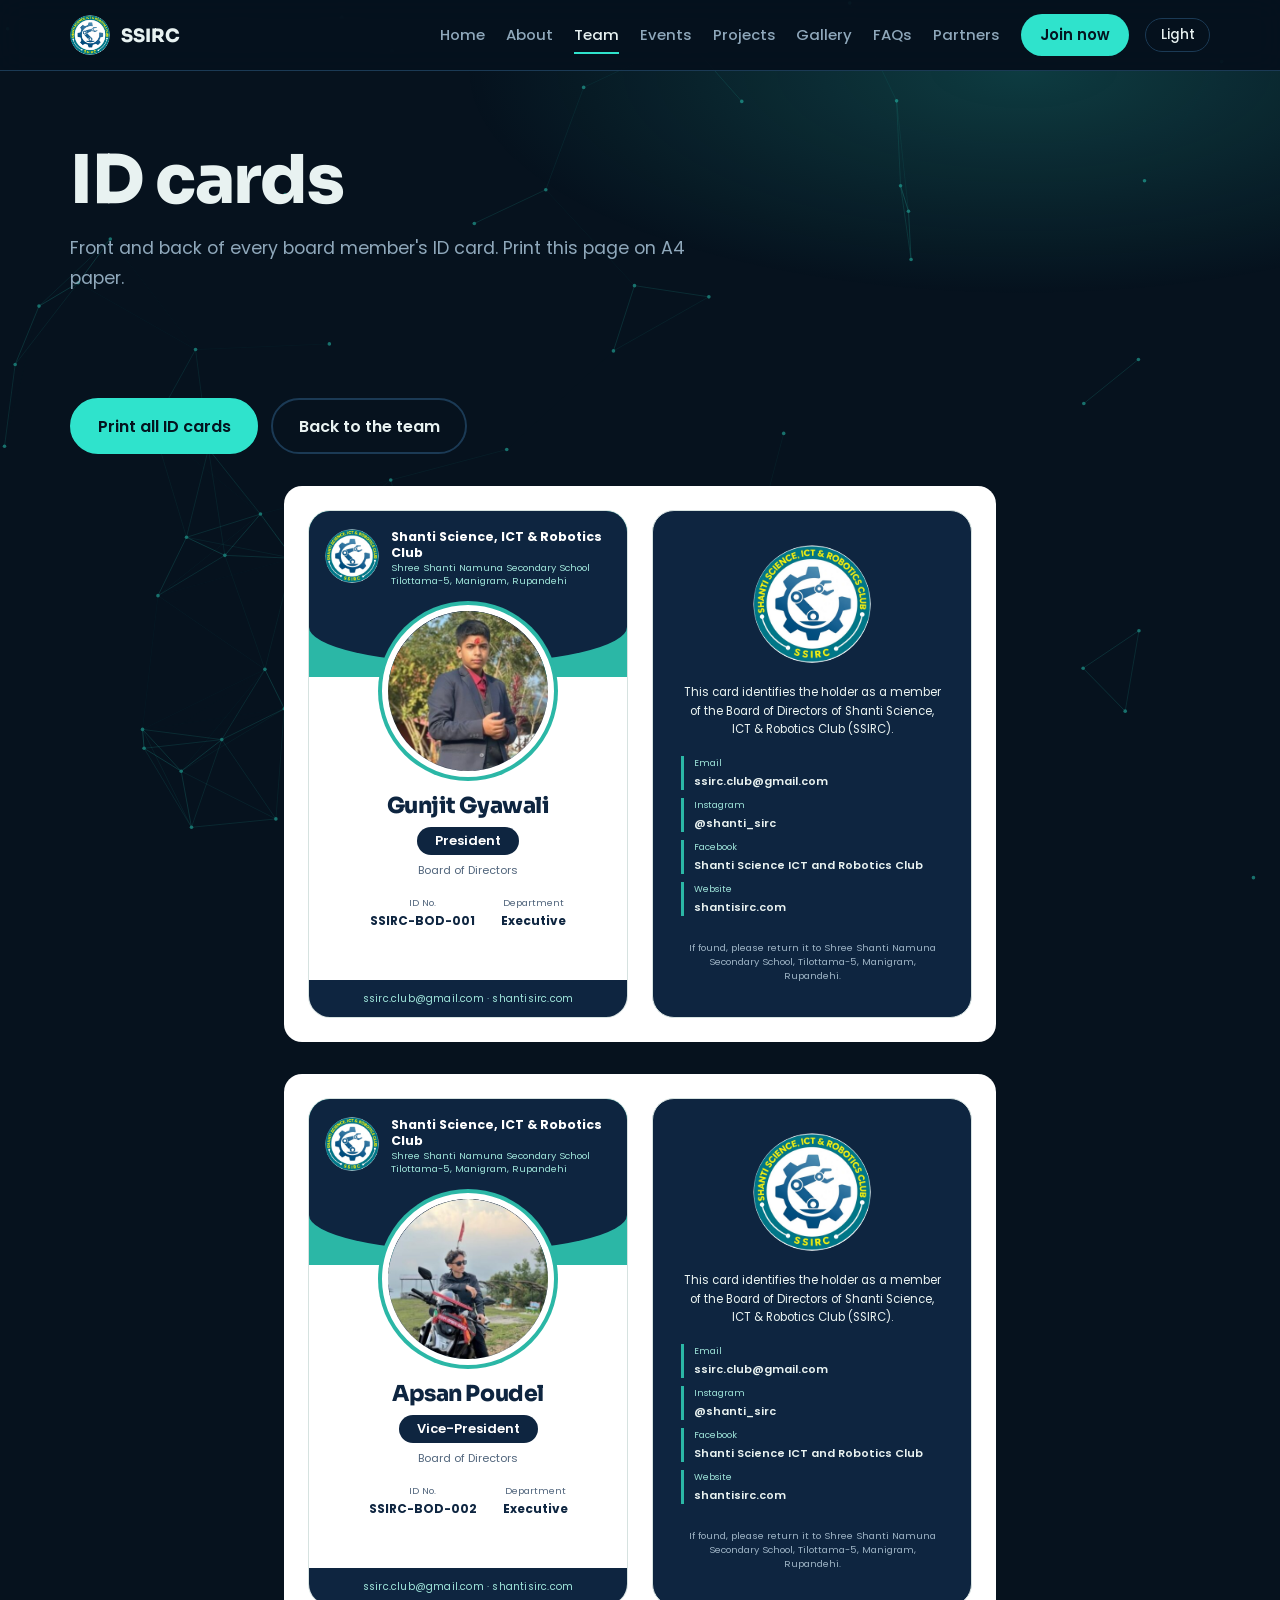
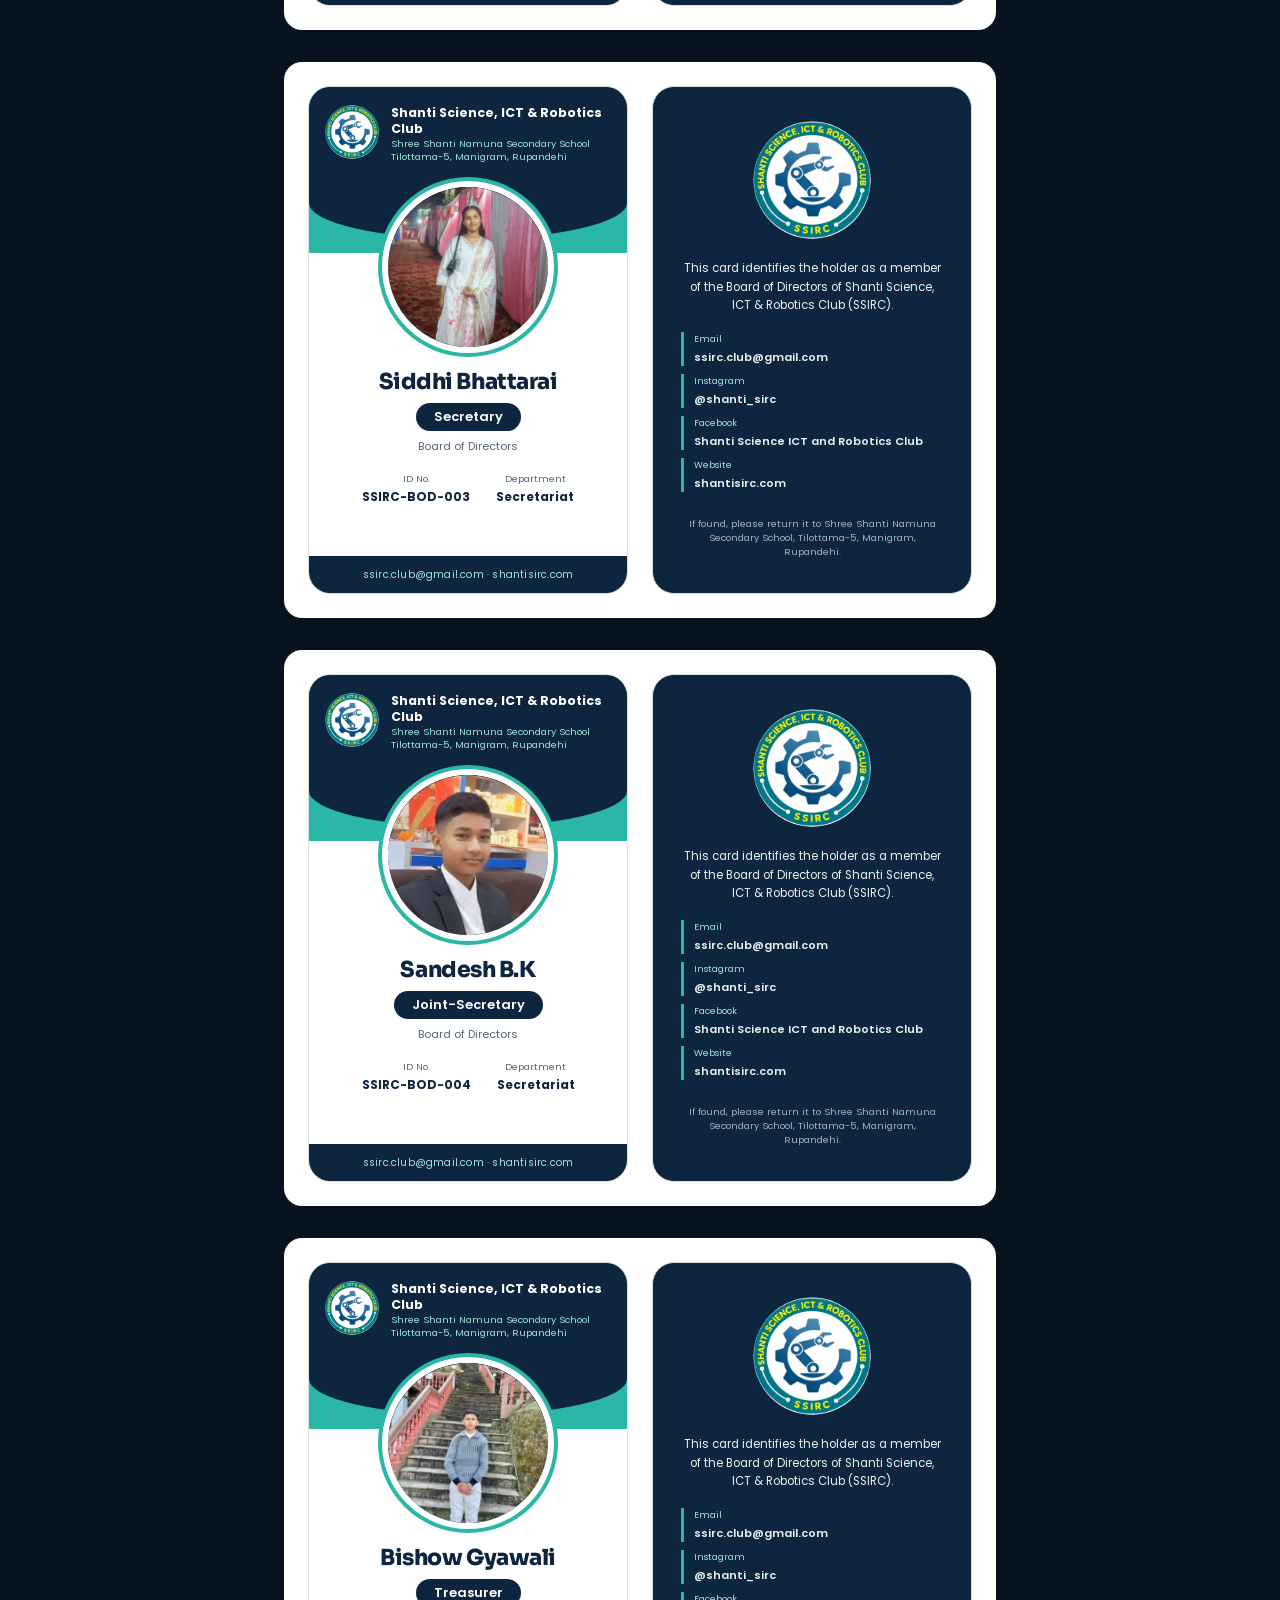
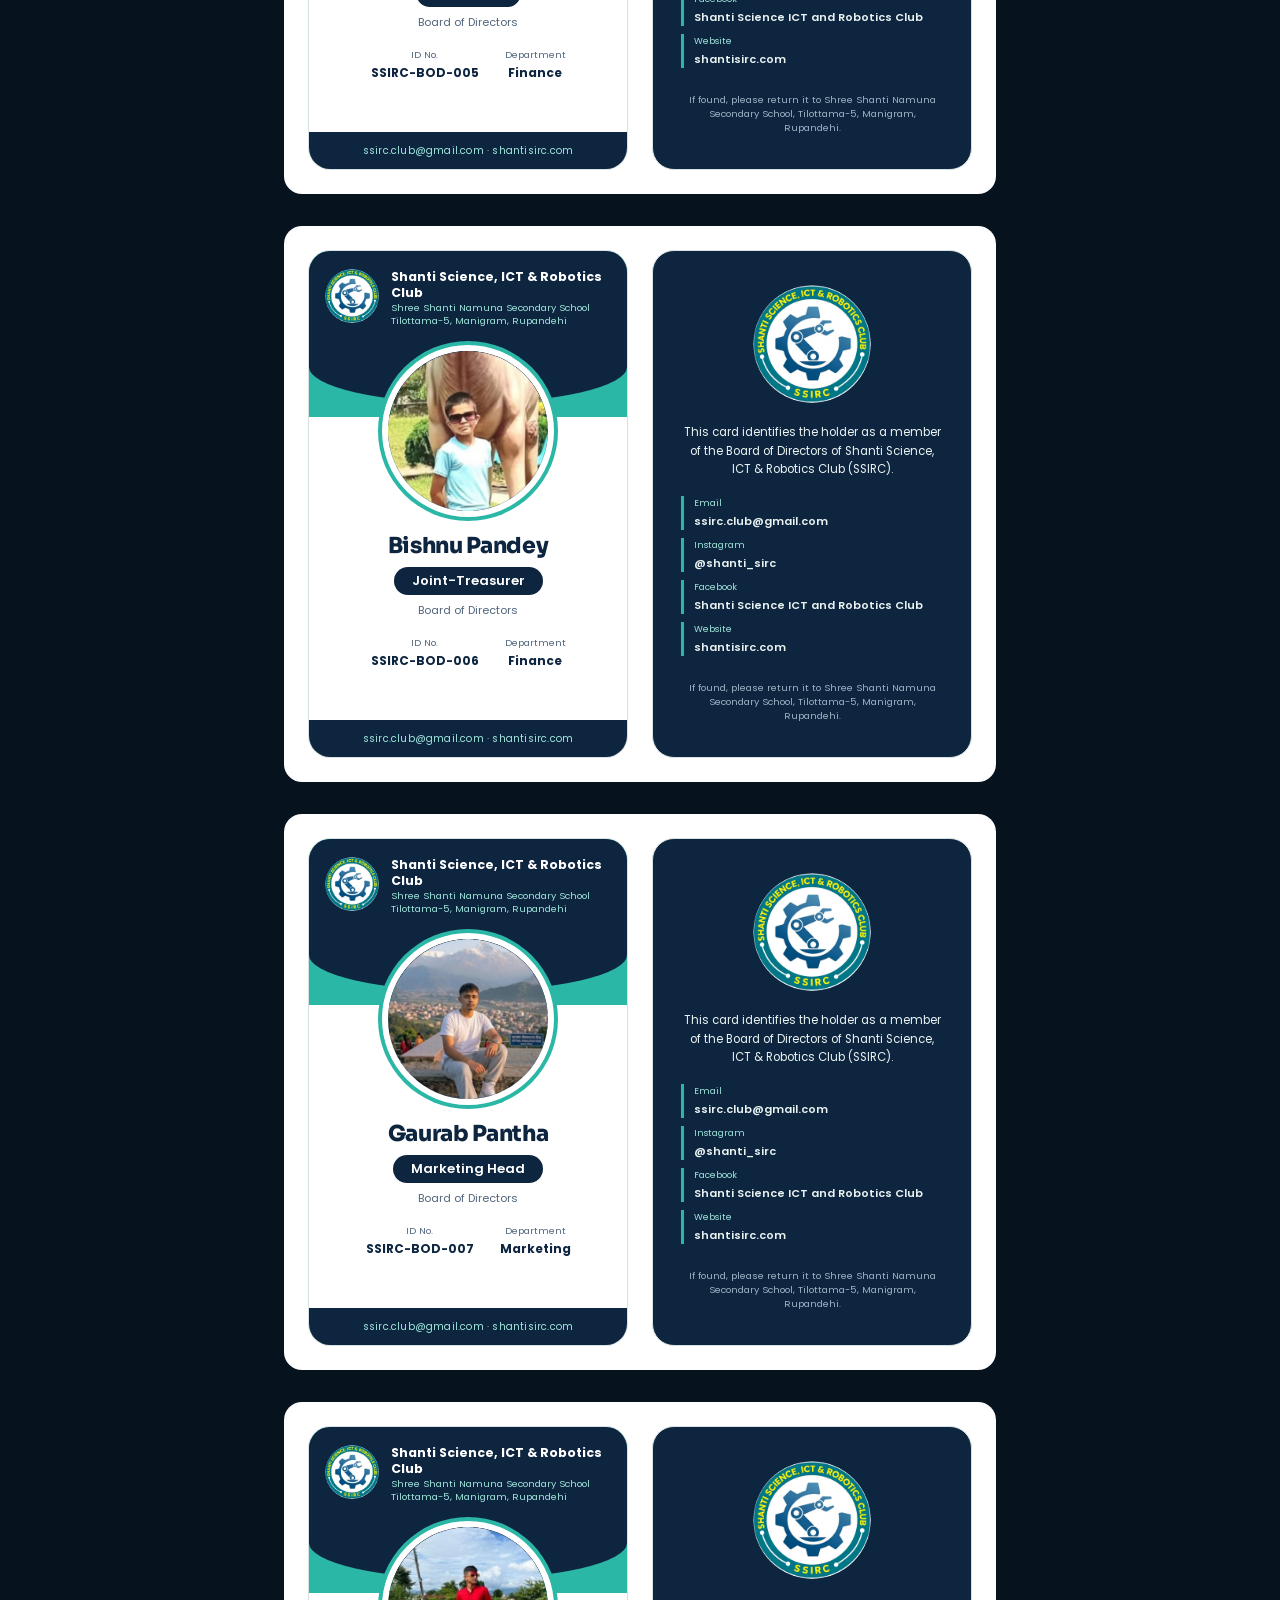
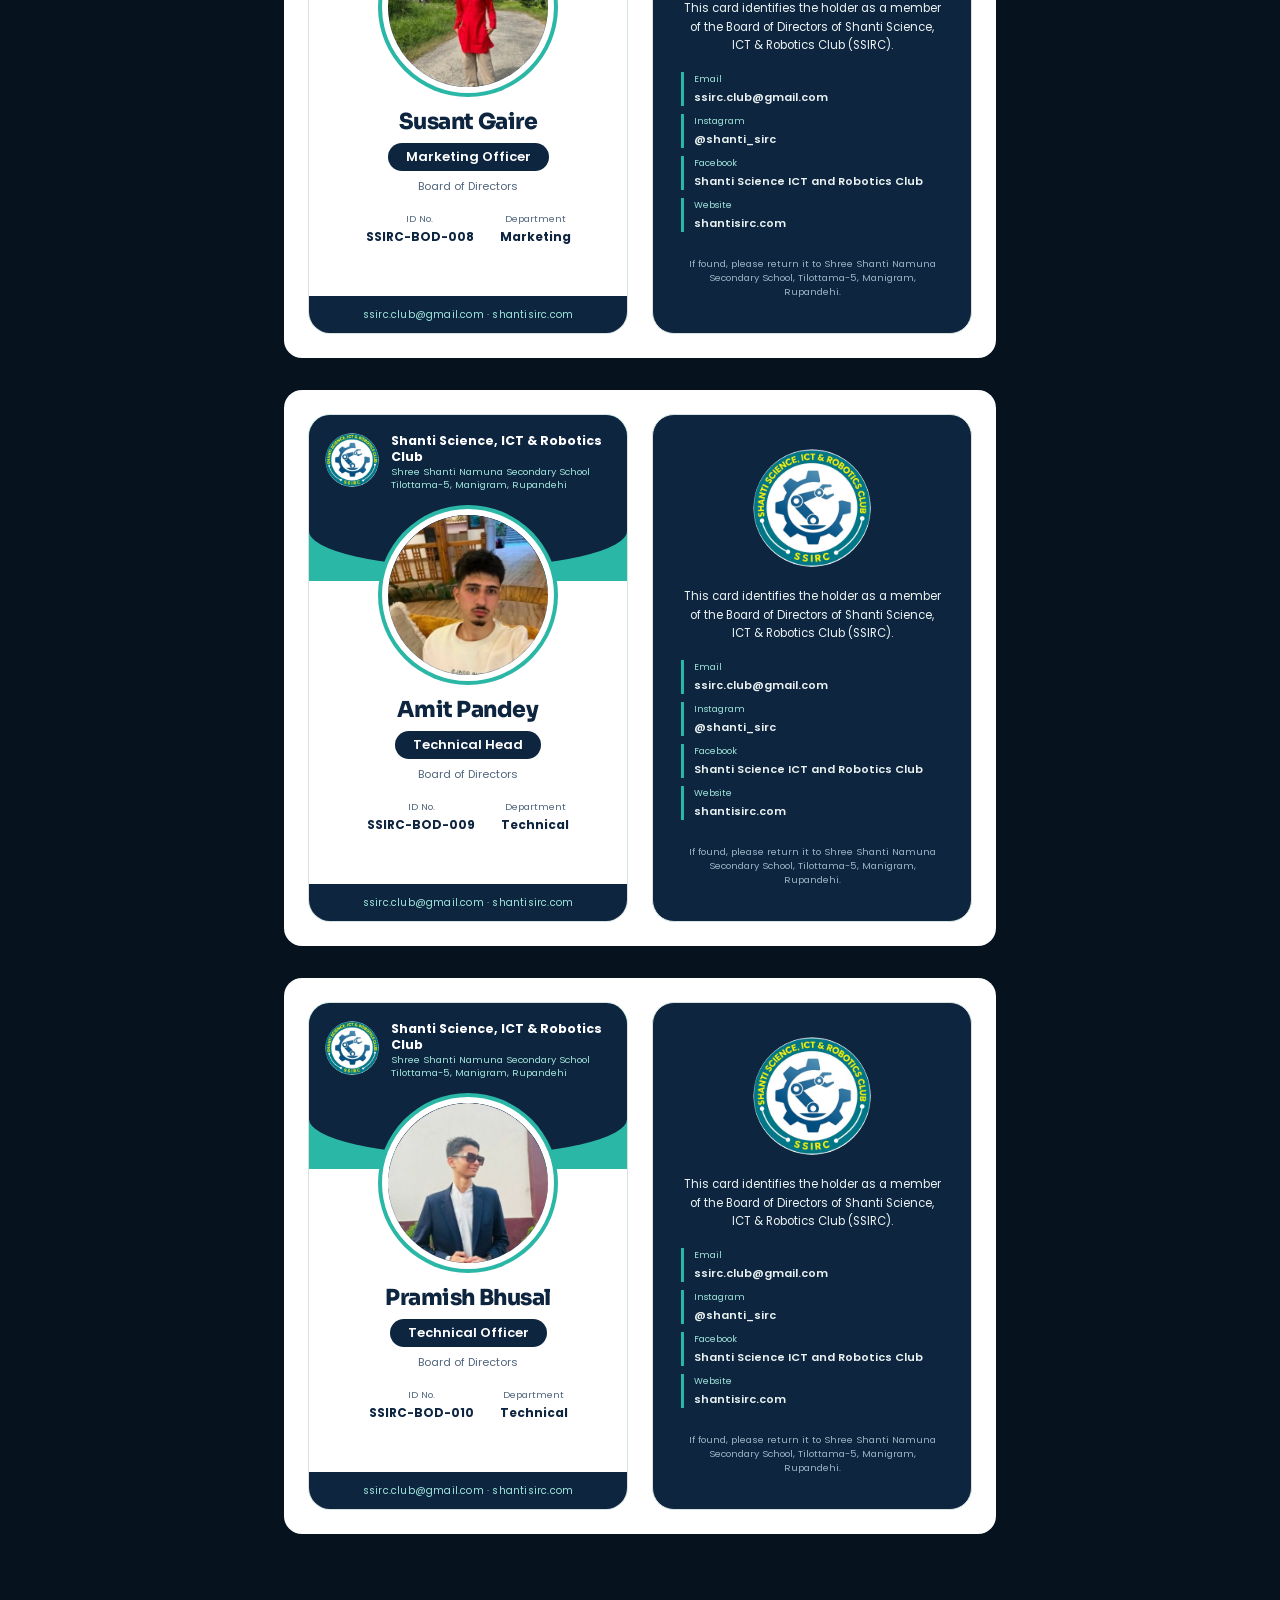
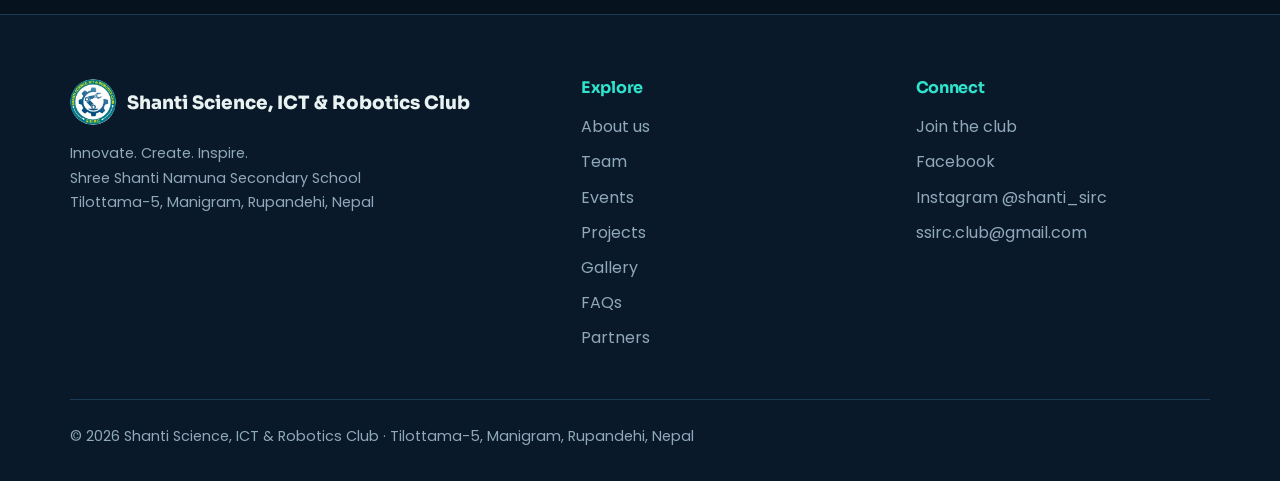
<file: id-cards.html>
<!DOCTYPE html>
<html lang="en">
<head>
<meta charset="utf-8">
<meta name="viewport" content="width=device-width, initial-scale=1, viewport-fit=cover">
<title>ID cards | Shanti Science, ICT &amp; Robotics Club</title>
<meta name="description" content="Printable ID cards of the SSIRC Board of Directors.">
<meta property="og:title" content="ID cards | Shanti Science, ICT &amp; Robotics Club">
<meta property="og:description" content="Printable ID cards of the SSIRC Board of Directors.">
<meta property="og:image" content="https://shantisirc.com/logo.png">
<meta property="og:type" content="website">
<meta name="theme-color" content="#06121e">
<link rel="icon" type="image/png" href="favicon.png">
<link rel="manifest" href="site.webmanifest">
<link rel="preconnect" href="https://fonts.googleapis.com">
<link rel="preconnect" href="https://fonts.gstatic.com" crossorigin>
<link href="https://fonts.googleapis.com/css2?family=Poppins:wght@400;500;600;700&family=Sora:wght@600;700;800&display=swap" rel="stylesheet">
<script>document.documentElement.classList.add('js');try{var t=localStorage.getItem('ssirc-theme');if(t)document.documentElement.dataset.theme=t}catch(e){}</script>
<link rel="stylesheet" href="css/base.css">
<link rel="stylesheet" href="css/fx.css">
<link rel="stylesheet" href="css/pages.css">
<link rel="stylesheet" href="css/idcard.css">
</head>
<body data-page="team">
<a class="skip" href="#main">Skip to content</a>
<div id="hdr"></div>
<main id="main">
<section class="phead"><div class="wrap"><h1>ID cards</h1><p>Front and back of every board member's ID card. Print this page on A4 paper.</p></div></section>
<section class="sec"><div class="wrap">
  <div class="cta noprint" style="margin:0 0 2rem"><button class="btn" id="printBtn" type="button">Print all ID cards</button><a class="btn ghost" href="team.html">Back to the team</a></div>
  <div id="sheet"></div>
</div></section>

</main>
<div id="ftr"></div>

<noscript><p style="padding:1rem;text-align:center">Please turn on JavaScript to see the full SSIRC website. You can still reach us at ssirc.club@gmail.com.</p></noscript>
<script defer src="js/data.js"></script>
<script defer src="js/util.js"></script>
<script defer src="js/layout.js"></script>
<script defer src="js/fx.js"></script>
<script defer src="js/idcard.js"></script>
</body>
</html>
</file>
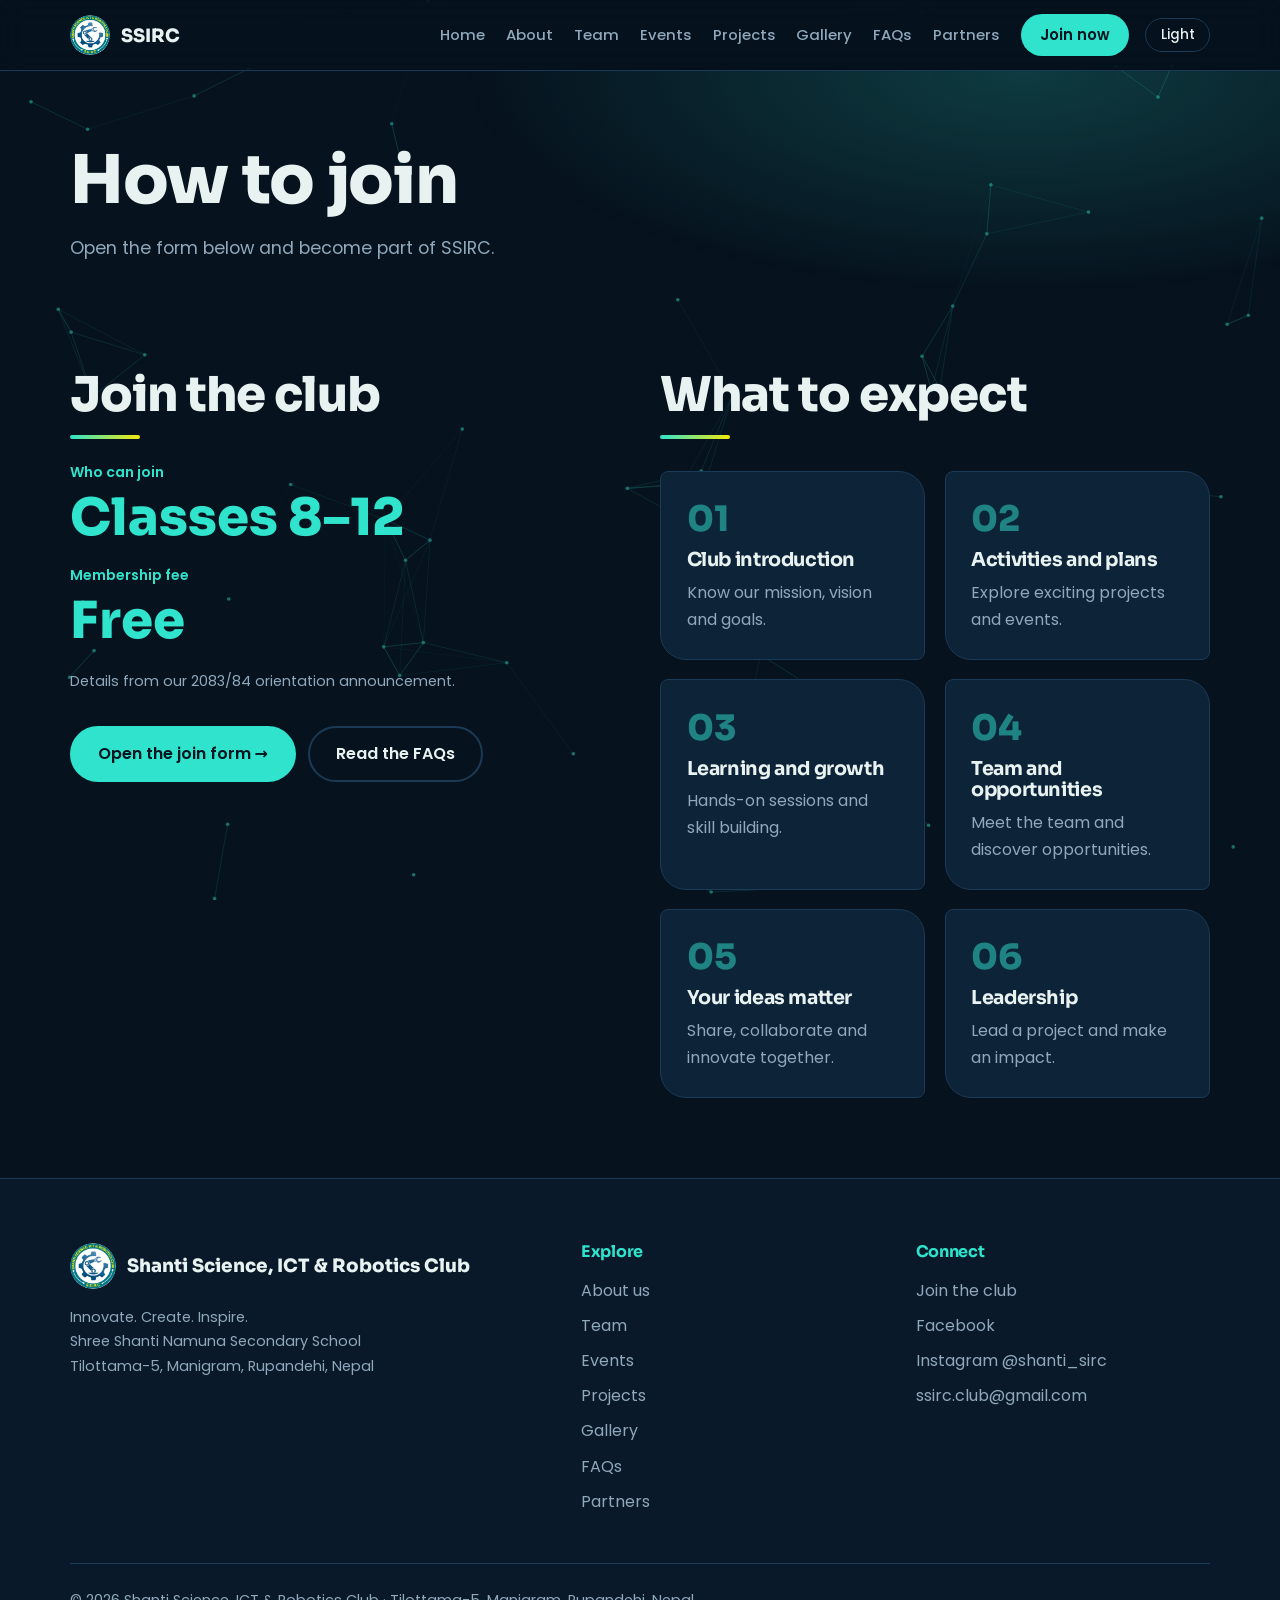
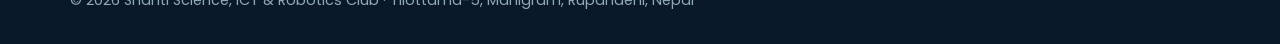
<file: join.html>
<!DOCTYPE html>
<html lang="en">
<head>
<meta charset="utf-8">
<meta name="viewport" content="width=device-width, initial-scale=1, viewport-fit=cover">
<title>How to join | Shanti Science, ICT &amp; Robotics Club</title>
<meta name="description" content="Join SSIRC. Open to students of Classes 8 to 12. Membership is free.">
<meta property="og:title" content="How to join | Shanti Science, ICT &amp; Robotics Club">
<meta property="og:description" content="Join SSIRC. Open to students of Classes 8 to 12. Membership is free.">
<meta property="og:image" content="https://shantisirc.com/logo.png">
<meta property="og:type" content="website">
<meta name="theme-color" content="#06121e">
<link rel="icon" type="image/png" href="favicon.png">
<link rel="manifest" href="site.webmanifest">
<link rel="preconnect" href="https://fonts.googleapis.com">
<link rel="preconnect" href="https://fonts.gstatic.com" crossorigin>
<link href="https://fonts.googleapis.com/css2?family=Poppins:wght@400;500;600;700&family=Sora:wght@600;700;800&display=swap" rel="stylesheet">
<script>document.documentElement.classList.add('js');try{var t=localStorage.getItem('ssirc-theme');if(t)document.documentElement.dataset.theme=t}catch(e){}</script>
<link rel="stylesheet" href="css/base.css">
<link rel="stylesheet" href="css/fx.css">
<link rel="stylesheet" href="css/pages.css">
<link rel="stylesheet" href="css/idcard.css">
</head>
<body data-page="join">
<a class="skip" href="#main">Skip to content</a>
<div id="hdr"></div>
<main id="main">
<section class="phead"><div class="wrap"><h1>How to join</h1><p>Open the form below and become part of SSIRC.</p></div></section>
<section class="sec"><div class="wrap two">
  <div><h2>Join the club</h2>
    <dl class="facts"><div><dt>Who can join</dt><dd class="big">Classes 8–12</dd></div><div><dt>Membership fee</dt><dd class="big">Free</dd></div></dl>
    <p class="small">Details from our 2083/84 orientation announcement.</p>
    <div class="cta"><a class="btn" data-join>Open the join form →</a><a class="btn ghost" href="faqs.html">Read the FAQs</a></div></div>
  <div><h2>What to expect</h2><div class="prog" id="expect" style="margin-top:2rem;grid-template-columns:1fr 1fr"></div></div>
</div></section>

</main>
<div id="ftr"></div>

<noscript><p style="padding:1rem;text-align:center">Please turn on JavaScript to see the full SSIRC website. You can still reach us at ssirc.club@gmail.com.</p></noscript>
<script defer src="js/data.js"></script>
<script defer src="js/util.js"></script>
<script defer src="js/layout.js"></script>
<script defer src="js/fx.js"></script>
<script defer src="js/events.js"></script>
<script defer src="js/content.js"></script>
</body>
</html>
</file>
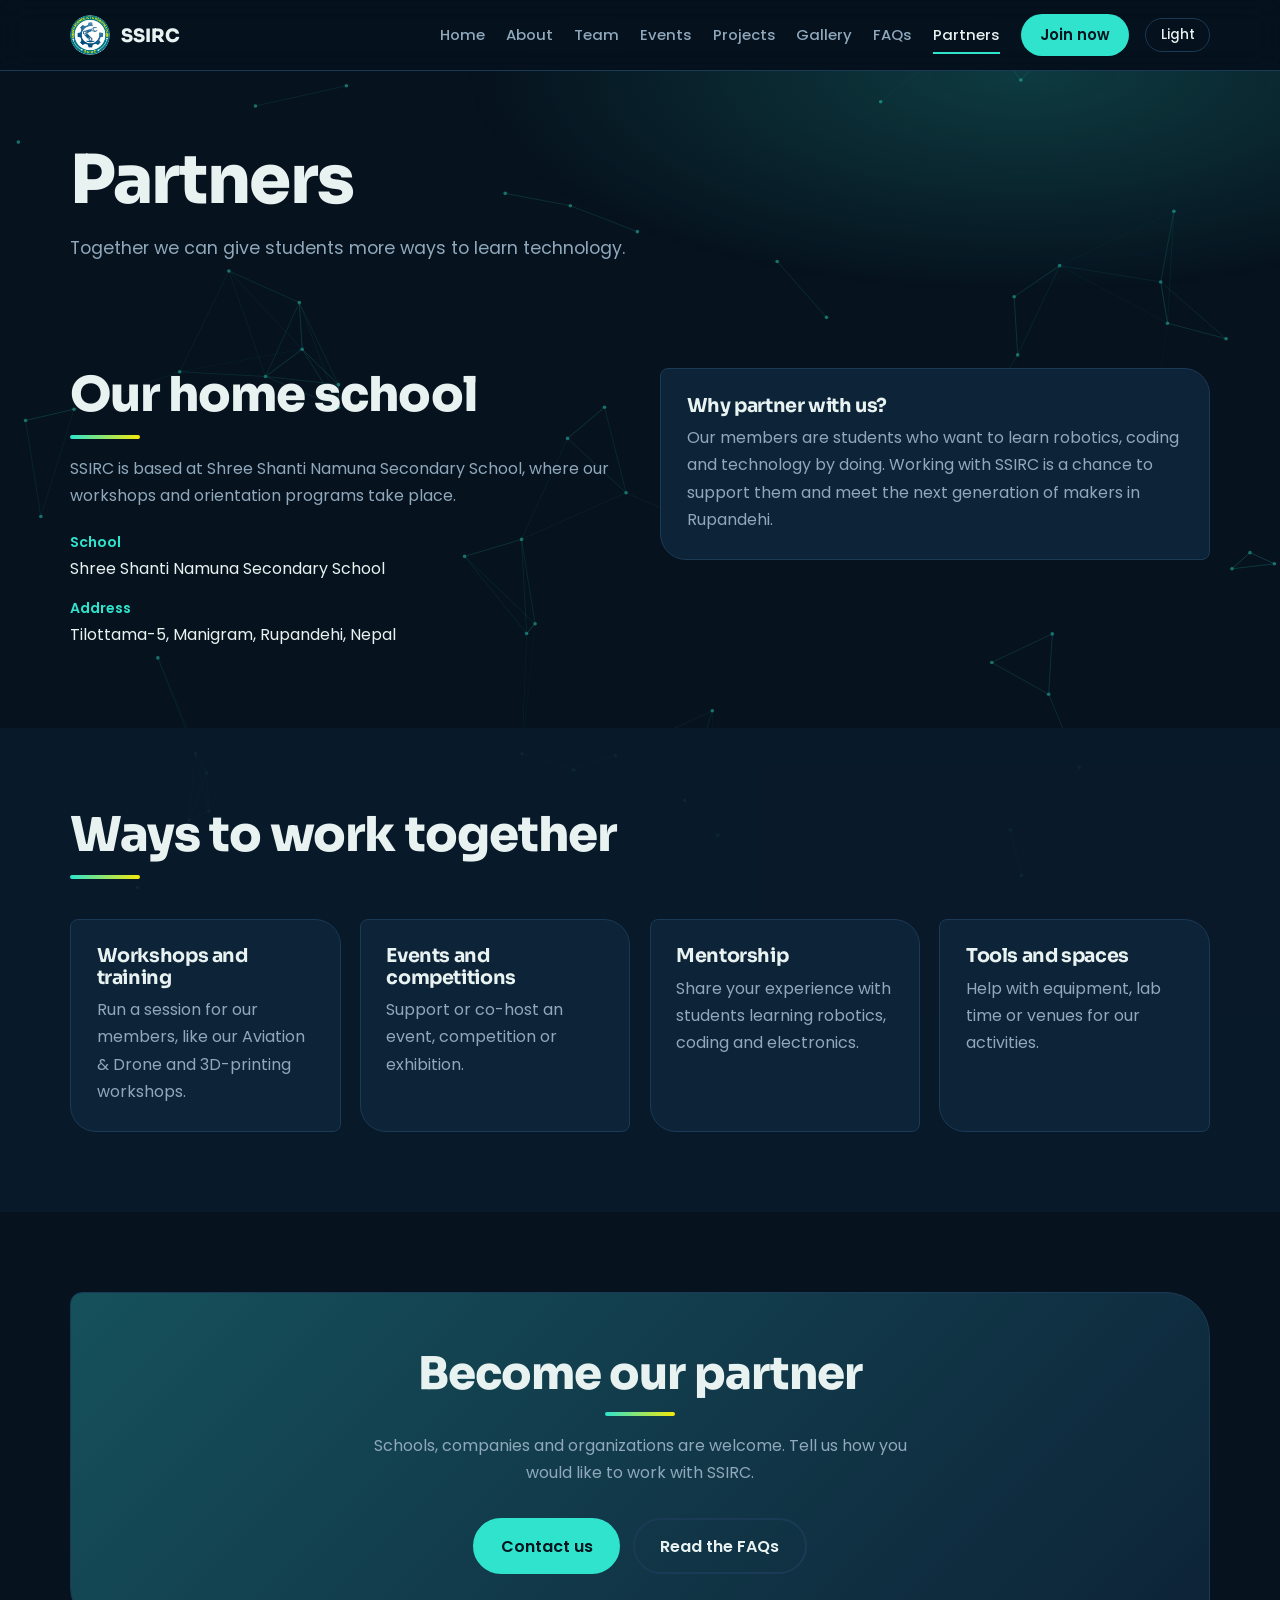
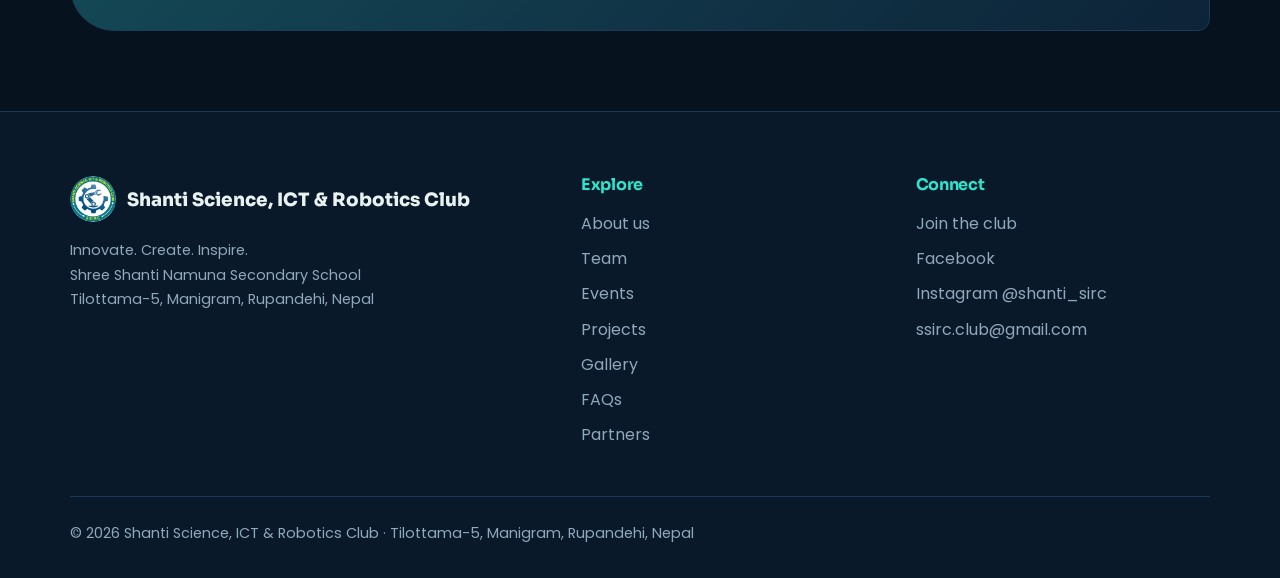
<file: partners.html>
<!DOCTYPE html>
<html lang="en">
<head>
<meta charset="utf-8">
<meta name="viewport" content="width=device-width, initial-scale=1, viewport-fit=cover">
<title>Partners | Shanti Science, ICT &amp; Robotics Club</title>
<meta name="description" content="Partner with SSIRC to support students in science, ICT and robotics.">
<meta property="og:title" content="Partners | Shanti Science, ICT &amp; Robotics Club">
<meta property="og:description" content="Partner with SSIRC to support students in science, ICT and robotics.">
<meta property="og:image" content="https://shantisirc.com/logo.png">
<meta property="og:type" content="website">
<meta name="theme-color" content="#06121e">
<link rel="icon" type="image/png" href="favicon.png">
<link rel="manifest" href="site.webmanifest">
<link rel="preconnect" href="https://fonts.googleapis.com">
<link rel="preconnect" href="https://fonts.gstatic.com" crossorigin>
<link href="https://fonts.googleapis.com/css2?family=Poppins:wght@400;500;600;700&family=Sora:wght@600;700;800&display=swap" rel="stylesheet">
<script>document.documentElement.classList.add('js');try{var t=localStorage.getItem('ssirc-theme');if(t)document.documentElement.dataset.theme=t}catch(e){}</script>
<link rel="stylesheet" href="css/base.css">
<link rel="stylesheet" href="css/fx.css">
<link rel="stylesheet" href="css/pages.css">
<link rel="stylesheet" href="css/idcard.css">
</head>
<body data-page="partners">
<a class="skip" href="#main">Skip to content</a>
<div id="hdr"></div>
<main id="main">
<section class="phead"><div class="wrap"><h1>Partners</h1><p>Together we can give students more ways to learn technology.</p></div></section>
<section class="sec"><div class="wrap two">
  <div><h2>Our home school</h2>
    <p class="sub">SSIRC is based at Shree Shanti Namuna Secondary School, where our workshops and orientation programs take place.</p>
    <dl class="facts"><div><dt>School</dt><dd>Shree Shanti Namuna Secondary School</dd></div><div><dt>Address</dt><dd>Tilottama-5, Manigram, Rupandehi, Nepal</dd></div></dl></div>
  <article class="card rv"><h3>Why partner with us?</h3><p>Our members are students who want to learn robotics, coding and technology by doing. Working with SSIRC is a chance to support them and meet the next generation of makers in Rupandehi.</p></article>
</div></section>
<section class="sec alt"><div class="wrap"><h2>Ways to work together</h2>
  <div class="grid3">
    <article class="card rv"><h3>Workshops and training</h3><p>Run a session for our members, like our Aviation &amp; Drone and 3D-printing workshops.</p></article>
    <article class="card rv"><h3>Events and competitions</h3><p>Support or co-host an event, competition or exhibition.</p></article>
    <article class="card rv"><h3>Mentorship</h3><p>Share your experience with students learning robotics, coding and electronics.</p></article>
    <article class="card rv"><h3>Tools and spaces</h3><p>Help with equipment, lab time or venues for our activities.</p></article>
  </div></div></section>
<section class="sec"><div class="wrap"><div class="band rv"><h2>Become our partner</h2><p>Schools, companies and organizations are welcome. Tell us how you would like to work with SSIRC.</p>
<div class="cta"><a class="btn" href="mailto:ssirc.club@gmail.com?subject=Partnership%20with%20SSIRC">Contact us</a><a class="btn ghost" href="faqs.html">Read the FAQs</a></div></div></div></section>

</main>
<div id="ftr"></div>

<noscript><p style="padding:1rem;text-align:center">Please turn on JavaScript to see the full SSIRC website. You can still reach us at ssirc.club@gmail.com.</p></noscript>
<script defer src="js/data.js"></script>
<script defer src="js/util.js"></script>
<script defer src="js/layout.js"></script>
<script defer src="js/fx.js"></script>
</body>
</html>
</file>
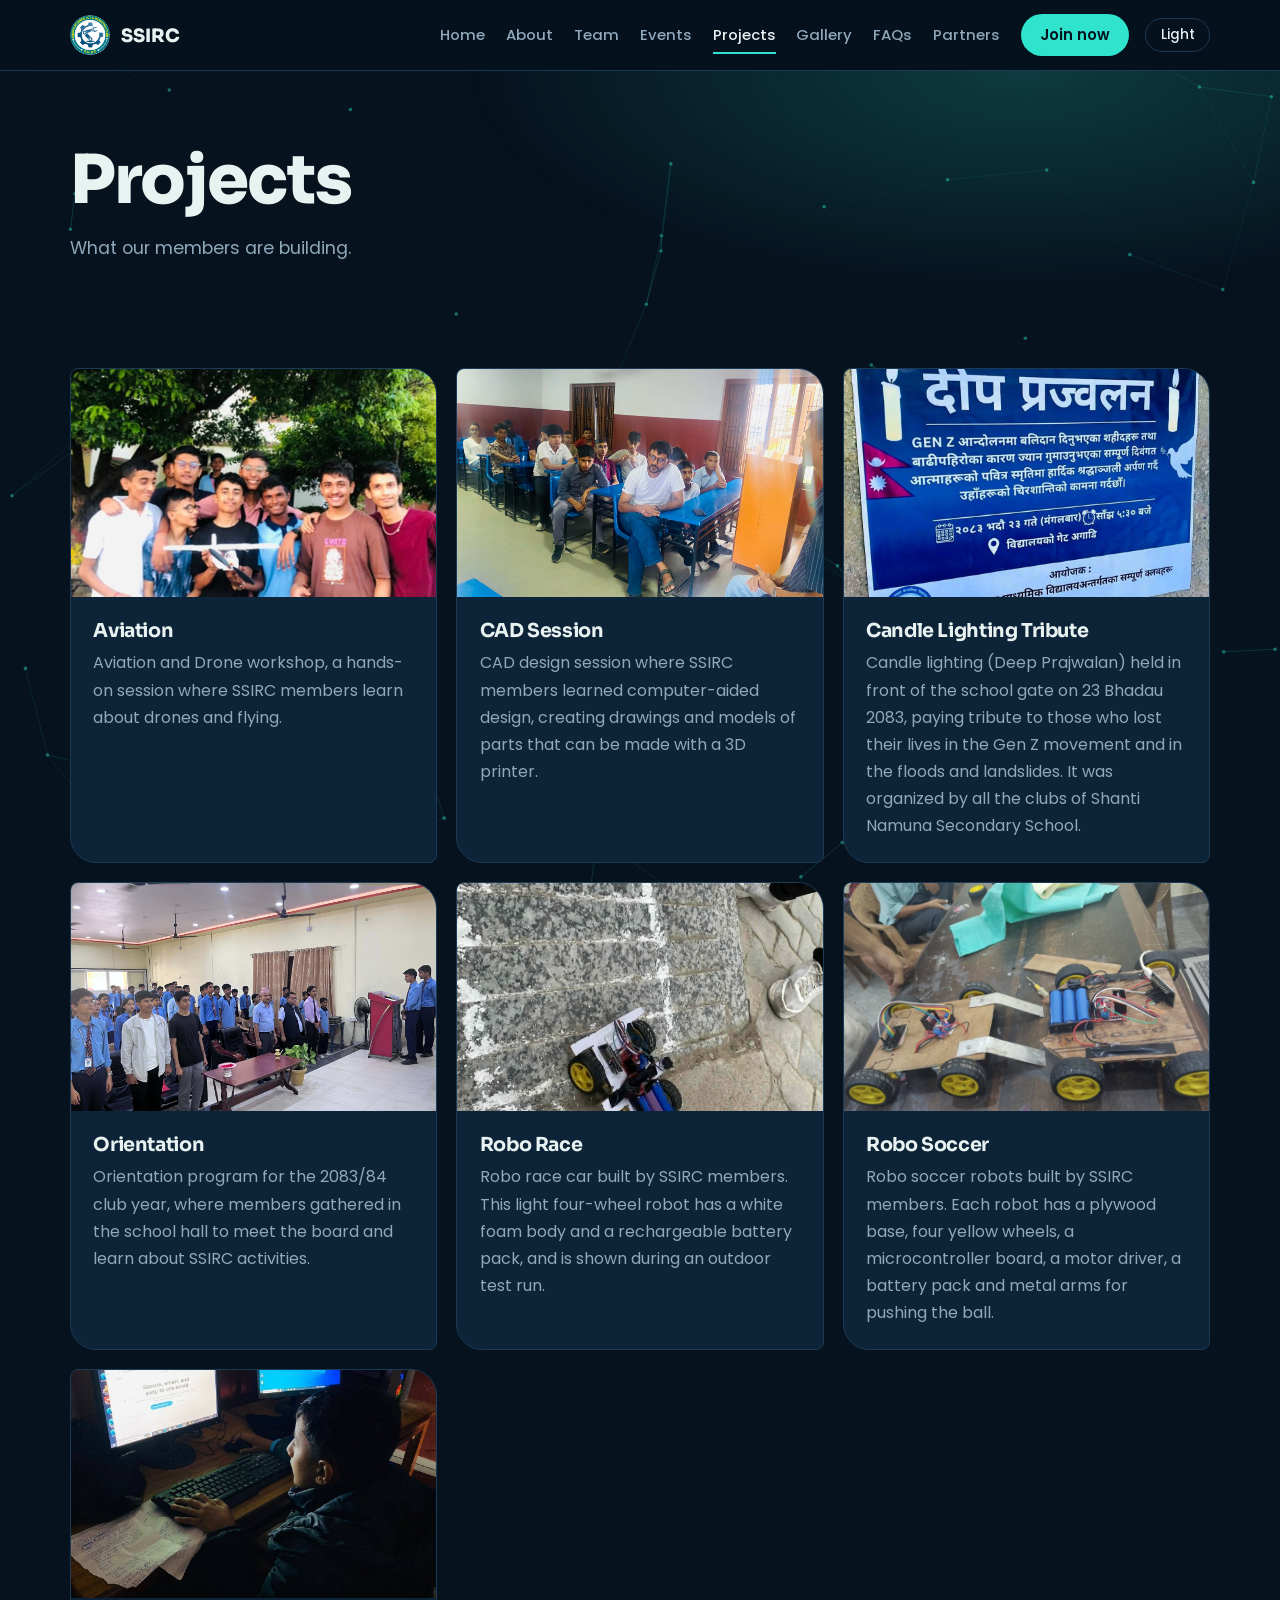
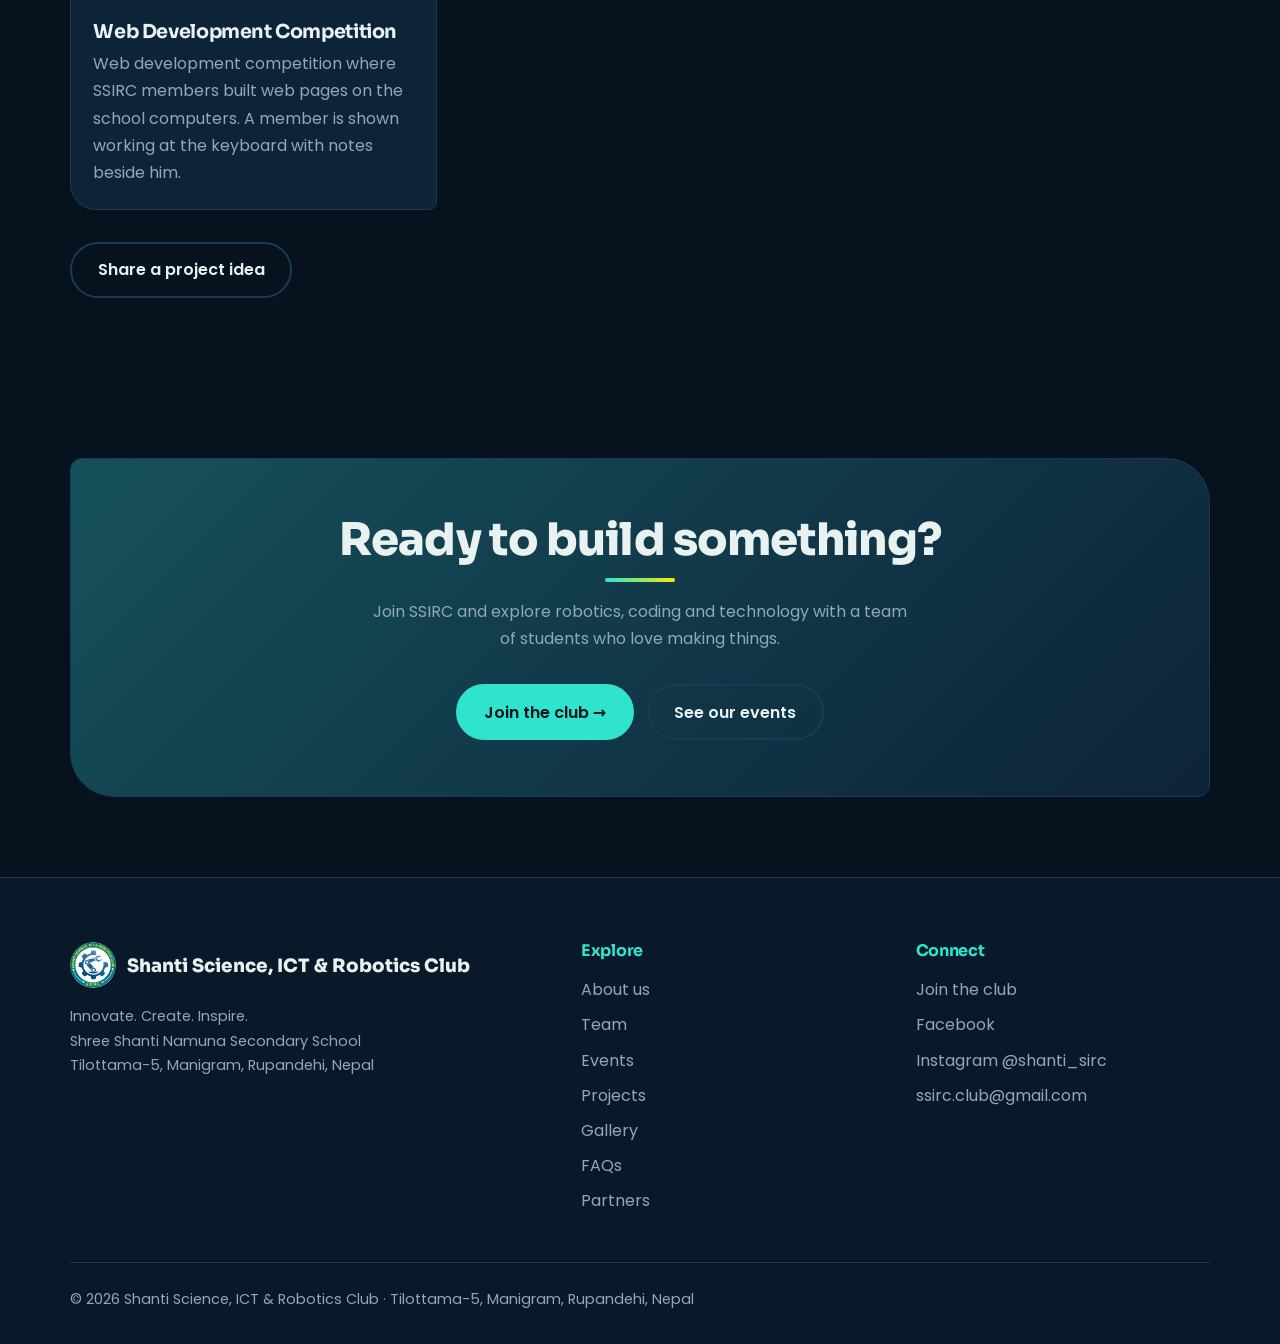
<file: projects.html>
<!DOCTYPE html>
<html lang="en">
<head>
<meta charset="utf-8">
<meta name="viewport" content="width=device-width, initial-scale=1, viewport-fit=cover">
<title>Projects | Shanti Science, ICT &amp; Robotics Club</title>
<meta name="description" content="Projects built by SSIRC members.">
<meta property="og:title" content="Projects | Shanti Science, ICT &amp; Robotics Club">
<meta property="og:description" content="Projects built by SSIRC members.">
<meta property="og:image" content="https://shantisirc.com/logo.png">
<meta property="og:type" content="website">
<meta name="theme-color" content="#06121e">
<link rel="icon" type="image/png" href="favicon.png">
<link rel="manifest" href="site.webmanifest">
<link rel="preconnect" href="https://fonts.googleapis.com">
<link rel="preconnect" href="https://fonts.gstatic.com" crossorigin>
<link href="https://fonts.googleapis.com/css2?family=Poppins:wght@400;500;600;700&family=Sora:wght@600;700;800&display=swap" rel="stylesheet">
<script>document.documentElement.classList.add('js');try{var t=localStorage.getItem('ssirc-theme');if(t)document.documentElement.dataset.theme=t}catch(e){}</script>
<link rel="stylesheet" href="css/base.css">
<link rel="stylesheet" href="css/fx.css">
<link rel="stylesheet" href="css/pages.css">
<link rel="stylesheet" href="css/idcard.css">
</head>
<body data-page="projects">
<a class="skip" href="#main">Skip to content</a>
<div id="hdr"></div>
<main id="main">
<section class="phead"><div class="wrap"><h1>Projects</h1><p>What our members are building.</p></div></section>
<section class="sec"><div class="wrap">
  <div class="cards" id="projGrid"></div>
  <div class="empty" id="projEmpty">Project details will appear here soon. Follow our Facebook page to see what members are working on.</div>
  <div class="cta"><a class="btn ghost" href="mailto:ssirc.club@gmail.com?subject=Project%20idea">Share a project idea</a></div>
</div></section>
<section class="sec"><div class="wrap"><div class="band rv"><h2>Ready to build something?</h2><p>Join SSIRC and explore robotics, coding and technology with a team of students who love making things.</p><div class="cta"><a class="btn" data-join>Join the club →</a><a class="btn ghost" href="events.html">See our events</a></div></div></div></section>
</main>
<div id="ftr"></div>

<noscript><p style="padding:1rem;text-align:center">Please turn on JavaScript to see the full SSIRC website. You can still reach us at ssirc.club@gmail.com.</p></noscript>
<script defer src="js/data.js"></script>
<script defer src="js/util.js"></script>
<script defer src="js/layout.js"></script>
<script defer src="js/fx.js"></script>
<script defer src="js/projects.js"></script>
</body>
</html>
</file>
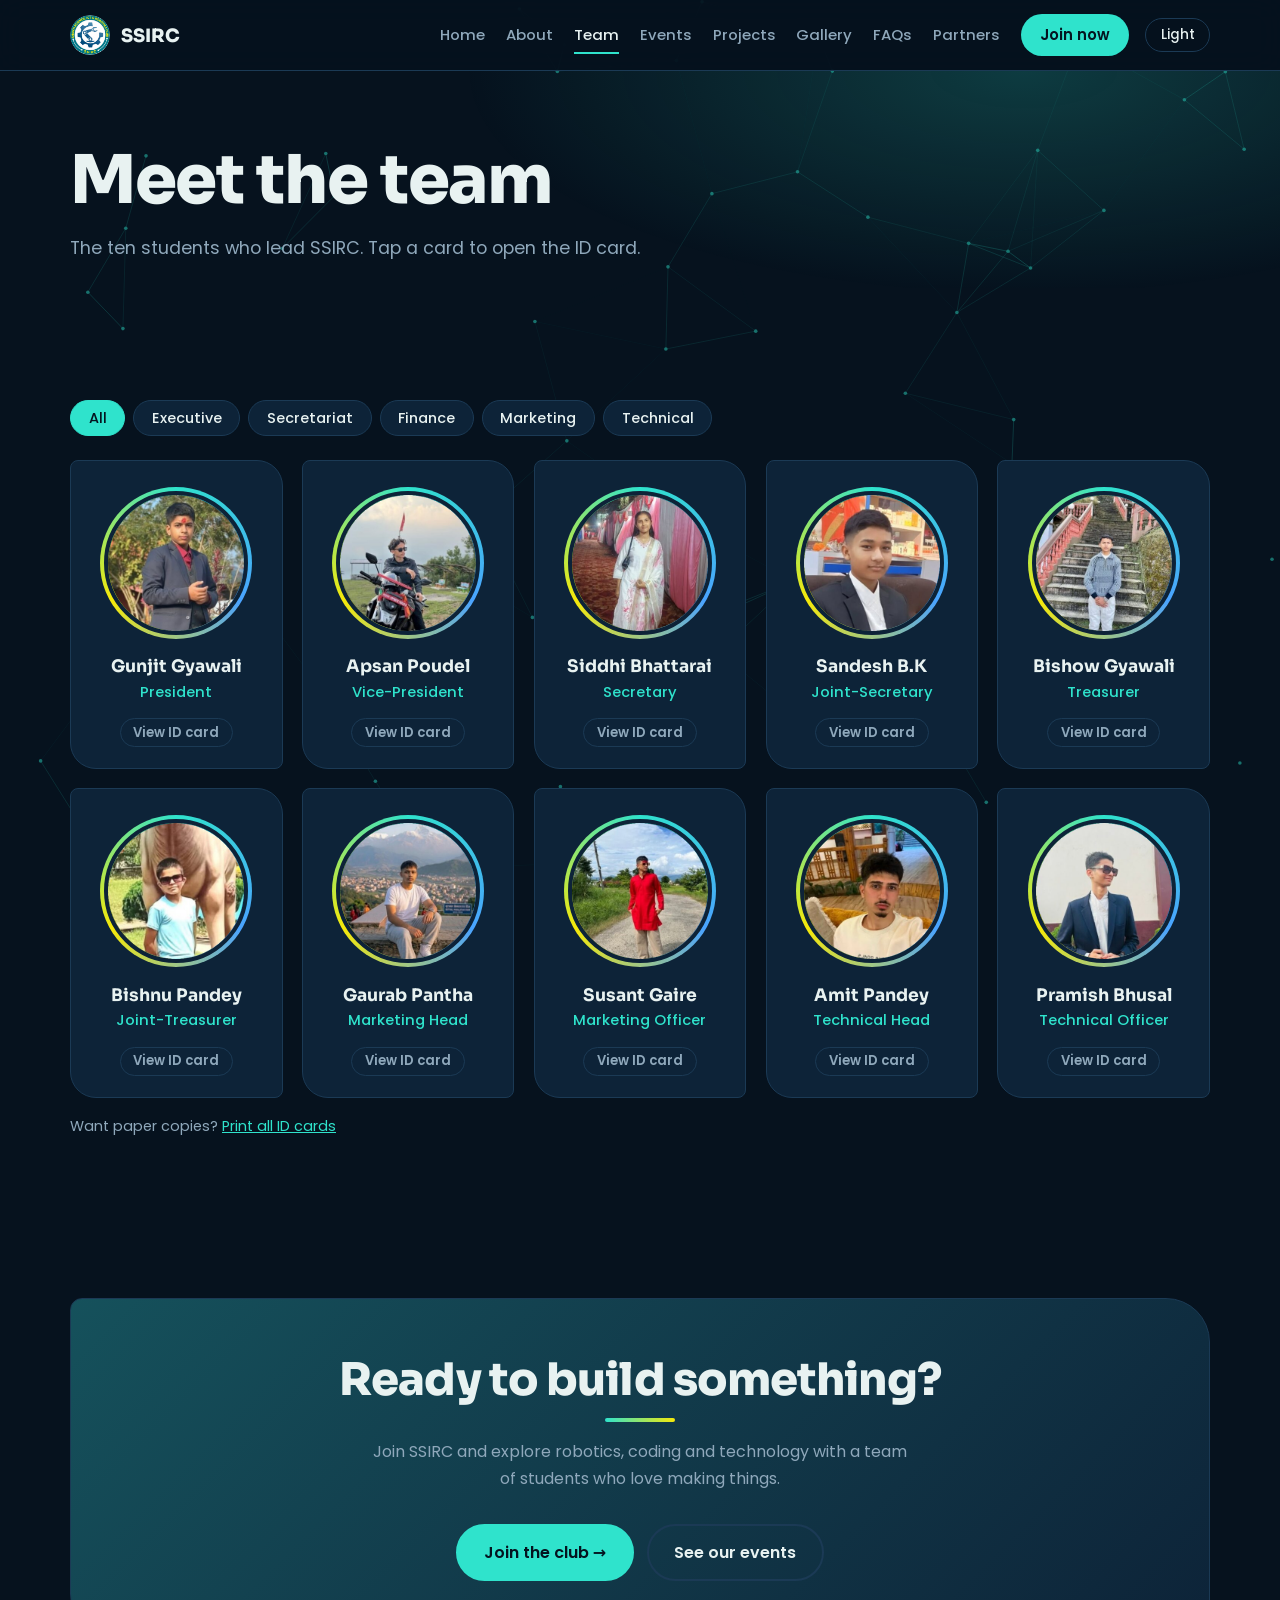
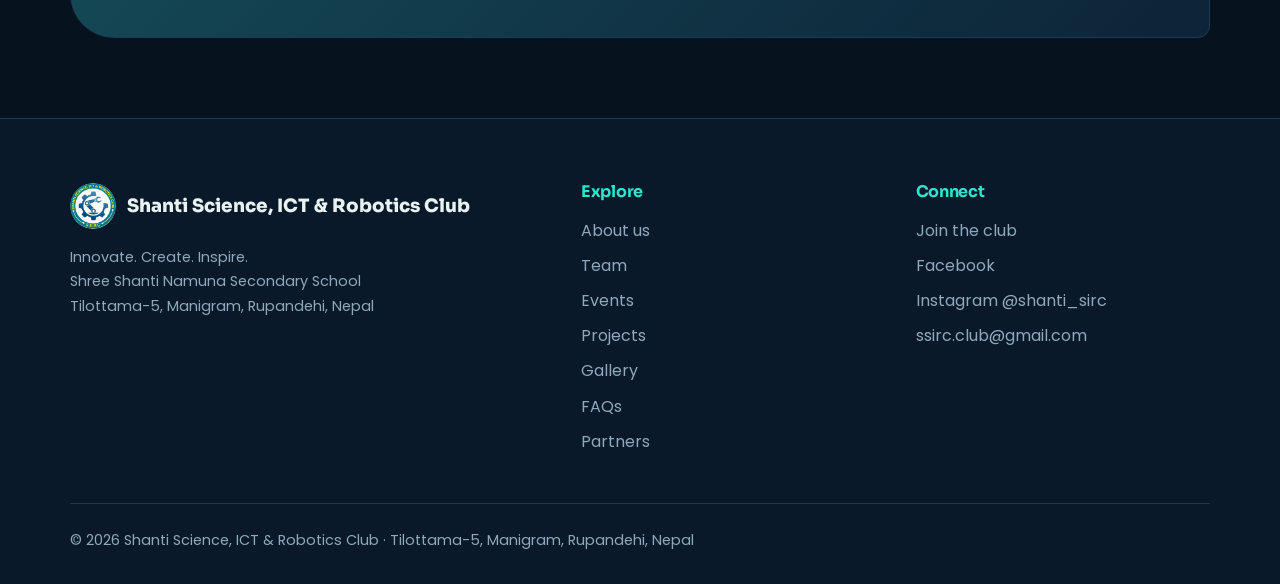
<file: team.html>
<!DOCTYPE html>
<html lang="en">
<head>
<meta charset="utf-8">
<meta name="viewport" content="width=device-width, initial-scale=1, viewport-fit=cover">
<title>Team | Shanti Science, ICT &amp; Robotics Club</title>
<meta name="description" content="Meet the Board of Directors of SSIRC and view their ID cards.">
<meta property="og:title" content="Team | Shanti Science, ICT &amp; Robotics Club">
<meta property="og:description" content="Meet the Board of Directors of SSIRC and view their ID cards.">
<meta property="og:image" content="https://shantisirc.com/logo.png">
<meta property="og:type" content="website">
<meta name="theme-color" content="#06121e">
<link rel="icon" type="image/png" href="favicon.png">
<link rel="manifest" href="site.webmanifest">
<link rel="preconnect" href="https://fonts.googleapis.com">
<link rel="preconnect" href="https://fonts.gstatic.com" crossorigin>
<link href="https://fonts.googleapis.com/css2?family=Poppins:wght@400;500;600;700&family=Sora:wght@600;700;800&display=swap" rel="stylesheet">
<script>document.documentElement.classList.add('js');try{var t=localStorage.getItem('ssirc-theme');if(t)document.documentElement.dataset.theme=t}catch(e){}</script>
<link rel="stylesheet" href="css/base.css">
<link rel="stylesheet" href="css/fx.css">
<link rel="stylesheet" href="css/pages.css">
<link rel="stylesheet" href="css/idcard.css">
</head>
<body data-page="team">
<a class="skip" href="#main">Skip to content</a>
<div id="hdr"></div>
<main id="main">
<section class="phead"><div class="wrap"><h1>Meet the team</h1><p>The ten students who lead SSIRC. Tap a card to open the ID card.</p></div></section>
<section class="sec"><div class="wrap">
  <div class="filters" id="teamFilters" role="group" aria-label="Filter by department"></div>
  <ul class="members" id="teamGrid"></ul>
  <p class="small">Want paper copies? <a href="id-cards.html" style="color:var(--teal)">Print all ID cards</a></p>
</div></section>
<section class="sec alt" id="advisors" hidden><div class="wrap"><h2>Advisors</h2><ul class="members" id="advGrid" style="margin-top:2.5rem"></ul></div></section>
<section class="sec"><div class="wrap"><div class="band rv"><h2>Ready to build something?</h2><p>Join SSIRC and explore robotics, coding and technology with a team of students who love making things.</p><div class="cta"><a class="btn" data-join>Join the club →</a><a class="btn ghost" href="events.html">See our events</a></div></div></div></section>
</main>
<div id="ftr"></div>
<dialog id="idm" aria-labelledby="idmTitle"><div class="idm-body"><h2 id="idmTitle"></h2><div class="idm-row"><button class="idm-nav" id="idmPrev" aria-label="Previous member">‹</button><div class="idm-stage"></div><button class="idm-nav" id="idmNext" aria-label="Next member">›</button></div><p class="idm-hint">Tap the card to flip it. Use the arrow keys to switch members.</p><div class="idm-actions"><button class="btn ghost sm" id="idmFlip" type="button">Flip card</button><a class="btn sm" id="idmDownload" href="#" download>Download ID card</a><button class="btn ghost sm" id="idmClose" type="button">Close</button></div></div></dialog>
<noscript><p style="padding:1rem;text-align:center">Please turn on JavaScript to see the full SSIRC website. You can still reach us at ssirc.club@gmail.com.</p></noscript>
<script defer src="js/data.js"></script>
<script defer src="js/util.js"></script>
<script defer src="js/layout.js"></script>
<script defer src="js/fx.js"></script>
<script defer src="js/idcard.js"></script>
<script defer src="js/team.js"></script>
</body>
</html>
</file>
<file: css/base.css>
/* SSIRC – base styles: colors, layout, header, footer, buttons, cards */
:root{
  --bg:#06121e;--bg2:#0a1b2c;--card:#0d2338;--card2:#12304c;--ink:#e8f2f1;--muted:#8fa8bb;--line:#1b3a55;
  --teal:#2fe3cc;--blue:#4aa3ff;--yel:#f5e90a;--on-teal:#04141f;--glow:rgba(47,227,204,.2);
  --h:"Sora","Poppins",system-ui,sans-serif;--b:"Poppins","Segoe UI",system-ui,sans-serif;
  --r:8px 26px 8px 26px;color-scheme:dark}
:root[data-theme="light"]{
  --bg:#f2f7f6;--bg2:#e5eeec;--card:#ffffff;--card2:#f4f9f8;--ink:#0b2238;--muted:#52667d;--line:#c8d8d5;
  --teal:#0a7f74;--blue:#1760c4;--yel:#0b2238;--on-teal:#ffffff;--glow:rgba(10,127,116,.14);color-scheme:light}
*{box-sizing:border-box;margin:0}
:root{padding-bottom:env(safe-area-inset-bottom,0px)}
html{scroll-behavior:smooth;scroll-padding-top:92px}
body{background:var(--bg);color:var(--ink);font:400 1rem/1.7 var(--b);-webkit-font-smoothing:antialiased;overflow-x:hidden}
#bg{position:fixed;inset:0;width:100%;height:100%;z-index:-1;pointer-events:none;opacity:.5}
a{color:inherit}
img{max-width:100%;height:auto}
:focus-visible{outline:3px solid var(--teal);outline-offset:3px;border-radius:6px}
.skip{position:absolute;left:-999px;top:0;background:var(--teal);color:var(--on-teal);padding:.6rem 1rem;z-index:200;border-radius:0 0 8px 0}
.skip:focus{left:0}
.wrap{max-width:1180px;margin:0 auto;padding:0 1.25rem}
h1,h2,h3,h4{font-family:var(--h);line-height:1.12;letter-spacing:-.02em}
h2{font-size:clamp(1.9rem,4.6vw,3rem);font-weight:800}
h2::after{content:"";display:block;width:70px;height:4px;border-radius:4px;margin-top:.8rem;background:linear-gradient(90deg,var(--teal),var(--yel))}
.center{text-align:center}.center h2::after{margin-inline:auto}
.sub{color:var(--muted);margin-top:1rem;max-width:42rem}.center .sub{margin-inline:auto}
.sec{padding:5rem 0}
.alt{background:color-mix(in srgb,var(--bg2) 88%,transparent)}
[hidden]{display:none!important}

/* header */
.top{position:sticky;top:0;z-index:50;background:color-mix(in srgb,var(--bg) 82%,transparent);backdrop-filter:blur(14px);-webkit-backdrop-filter:blur(14px);border-bottom:1px solid var(--line);padding-top:env(safe-area-inset-top,0px)}
.bar{display:flex;align-items:center;gap:1rem;min-height:70px}
.brand{display:flex;align-items:center;gap:.7rem;text-decoration:none;font:800 1.15rem var(--h)}
.brand img{border-radius:50%}
nav{display:flex;align-items:center;gap:1.3rem;margin-left:auto}
nav a{position:relative;text-decoration:none;font-weight:500;font-size:.93rem;color:var(--muted);padding:.3rem 0}
nav a:not(.pill)::after{content:"";position:absolute;left:0;bottom:-2px;height:2px;width:0;background:var(--teal);transition:width .25s}
nav a:hover,nav a[aria-current]{color:var(--ink)}
nav a:hover::after,nav a[aria-current]::after{width:100%}
.pill{background:var(--teal);color:var(--on-teal)!important;padding:.5rem 1.2rem!important;border-radius:99px;font-weight:600}
.pill:hover{box-shadow:0 0 24px var(--glow)}
.right{display:flex;gap:.5rem}
.theme,.menu{background:none;border:1px solid var(--line);color:var(--ink);font:500 .85rem var(--b);padding:.4rem .9rem;border-radius:99px;cursor:pointer}
.theme:hover,.menu:hover{border-color:var(--teal)}
.menu{display:none}

/* buttons, chips, tags */
.btn{display:inline-flex;align-items:center;gap:.5rem;border:2px solid var(--teal);background:var(--teal);color:var(--on-teal);padding:.85rem 1.6rem;border-radius:99px;font:600 1rem var(--b);text-decoration:none;cursor:pointer;transition:transform .2s,box-shadow .2s}
.btn:hover{transform:translateY(-2px);box-shadow:0 8px 30px var(--glow)}
.btn.ghost{background:transparent;color:var(--ink);border-color:var(--line)}
.btn.ghost:hover{border-color:var(--teal)}
.btn.sm{padding:.5rem 1.1rem;font-size:.9rem}
.cta{display:flex;flex-wrap:wrap;gap:.8rem;margin-top:2rem}
.chips{display:flex;flex-wrap:wrap;gap:.5rem;list-style:none;padding:0}
.chips li{background:var(--card2);border:1px solid var(--line);padding:.25rem .9rem;border-radius:99px;font-size:.9rem;font-weight:500}
.chip{background:var(--card);border:1px solid var(--line);color:var(--ink);padding:.4rem 1.1rem;border-radius:99px;font:500 .9rem var(--b);cursor:pointer}
.chip[aria-pressed="true"]{background:var(--teal);color:var(--on-teal);border-color:var(--teal)}
.filters{display:flex;flex-wrap:wrap;gap:.5rem;margin:2rem 0 1.5rem}
.ev-tag{display:inline-block;font:600 .75rem var(--b);padding:.15rem .7rem;border-radius:99px;background:color-mix(in srgb,var(--teal) 18%,transparent);color:var(--teal);width:fit-content}
.ev-tag[data-tag="Workshop"]{background:color-mix(in srgb,var(--blue) 20%,transparent);color:var(--blue)}
.ev-tag[data-tag="Announcement"]{background:color-mix(in srgb,var(--yel) 22%,transparent);color:var(--yel)}
.ev-tag[data-tag="Notice"]{background:rgba(255,120,90,.18);color:#ff8a6b}
.ev-tag[data-tag="Observance"]{background:color-mix(in srgb,var(--muted) 20%,transparent);color:var(--muted)}

/* cards */
.card{position:relative;background:var(--card);border:1px solid var(--line);border-radius:var(--r);padding:1.6rem;transition:transform .25s,border-color .25s,box-shadow .25s}
.card:hover{transform:translateY(-4px);border-color:var(--teal);box-shadow:0 12px 40px var(--glow)}
.card h3{font-size:1.2rem;font-weight:700;margin-bottom:.5rem}
.card p{color:var(--muted)}
.grid3{display:grid;grid-template-columns:repeat(auto-fit,minmax(260px,1fr));gap:1.2rem;margin-top:2.5rem}
.empty{margin-top:2rem;border:2px dashed var(--line);border-radius:var(--r);padding:2.4rem 1.5rem;text-align:center;color:var(--muted)}
.cards{display:grid;grid-template-columns:repeat(auto-fill,minmax(280px,1fr));gap:1.2rem}

/* page heading (inner pages) */
.phead{padding:4.5rem 0 1.5rem;background:radial-gradient(800px 320px at 80% 0,var(--glow),transparent 70%)}
.phead h1{font-size:clamp(2.4rem,6vw,4.2rem);font-weight:800}
.phead p{color:var(--muted);margin-top:1rem;max-width:40rem;font-size:1.1rem}

/* footer */
.foot{border-top:1px solid var(--line);background:color-mix(in srgb,var(--bg2) 90%,transparent);padding:4rem 0 calc(2rem + env(safe-area-inset-bottom,0px))}
.foot-grid{display:grid;grid-template-columns:1.6fr 1fr 1fr;gap:2.5rem}
.foot h4{font-size:1rem;margin-bottom:1rem;color:var(--teal)}
.fl{list-style:none;padding:0;display:grid;gap:.5rem}
.fl a{text-decoration:none;color:var(--muted);overflow-wrap:anywhere}.fl a:hover{color:var(--ink)}
.small{color:var(--muted);font-size:.9rem;margin-top:1rem}
.copy{margin-top:3rem;border-top:1px solid var(--line);padding-top:1.5rem}

@media (max-width:1060px){
  .menu{display:block}
  .bar{justify-content:space-between}
  .right{margin-left:auto}
  nav{display:none;position:absolute;left:0;right:0;top:100%;background:var(--bg2);flex-direction:column;align-items:stretch;gap:0;padding:.5rem 1.25rem 1.2rem;border-bottom:1px solid var(--line);margin:0}
  nav.open{display:flex}
  nav a{padding:.8rem 0}
  nav a::after{display:none}
  .pill{text-align:center;margin-top:.6rem}
}
@media (max-width:760px){.foot-grid{grid-template-columns:1fr}.sec{padding:3.5rem 0}}
</file>
<file: css/fx.css>
/* SSIRC – effects: loading screen, reveal, marquee */
.boot{position:fixed;inset:0;z-index:999;background:var(--bg);display:grid;place-items:center;transition:opacity .6s,visibility .6s}
.boot.done{opacity:0;visibility:hidden}
.boot-in{text-align:center;width:min(320px,80vw)}
.boot-logo{position:relative;width:150px;height:150px;margin:0 auto 1.5rem;display:grid;place-items:center}
.boot-logo img{width:100px;border-radius:50%;animation:pulse 1.6s ease-in-out infinite}
.boot-logo i{position:absolute;inset:0;border-radius:50%;border:2px dashed var(--teal);animation:spin 6s linear infinite}
.boot-logo i+i{inset:12px;border-style:solid;border-color:var(--line) transparent var(--teal) transparent;animation-duration:2.4s;animation-direction:reverse}
.boot h2{font-size:2rem}.boot h2::after{display:none}
.boot p{font:500 .85rem ui-monospace,Menlo,Consolas,monospace;color:var(--muted);margin:.6rem 0 1rem;min-height:1.4em}
.boot-bar{height:6px;background:var(--line);border-radius:6px;overflow:hidden}
.boot-bar i{display:block;height:100%;width:0;background:linear-gradient(90deg,var(--teal),var(--yel))}
.boot b{display:block;margin-top:.8rem;font:700 1.4rem var(--h);color:var(--teal)}
html.booting{overflow:hidden}
@keyframes spin{to{transform:rotate(360deg)}}
@keyframes pulse{50%{transform:scale(1.07);filter:drop-shadow(0 0 22px var(--teal))}}

html.js .rv{opacity:0;transform:translateY(22px);transition:opacity .7s ease,transform .7s ease}
html.js .rv.in{opacity:1;transform:none}

.marq{overflow:hidden;border-block:1px solid var(--line);background:color-mix(in srgb,var(--bg2) 85%,transparent);padding:1rem 0}
.marq-in{display:flex;gap:3rem;width:max-content;animation:marq 38s linear infinite}
.marq:hover .marq-in{animation-play-state:paused}
.marq span{font:700 1.15rem var(--h);color:var(--muted);white-space:nowrap}
.marq span::before{content:"◆";color:var(--teal);margin-right:3rem;font-size:.7rem;vertical-align:middle}
@keyframes marq{to{transform:translateX(-50%)}}

@media (prefers-reduced-motion:reduce){
  *,*::before,*::after{animation:none!important;transition:none!important}
  html{scroll-behavior:auto}
  html.js .rv{opacity:1;transform:none}
  .boot{display:none}
}
</file>
<file: css/pages.css>
/* SSIRC – page sections */
/* hero */
.hero{padding:5rem 0 4rem;background:radial-gradient(900px 480px at 80% 10%,var(--glow),transparent 70%)}
.hero-grid{display:grid;grid-template-columns:1.25fr 1fr;gap:3rem;align-items:center}
.kick{color:var(--teal);font-weight:600;letter-spacing:.02em;margin-bottom:1rem}
.hero h1{font-size:clamp(3.2rem,9.5vw,7.2rem);font-weight:800;line-height:.98}
.hero h1 span{display:block}
.hero h1 span:nth-child(2){color:var(--teal)}
.hero h1 span:nth-child(3){color:var(--yel)}
.lead{margin-top:1.6rem;color:var(--muted);font-size:1.15rem;max-width:34rem}
.orbit{position:relative;width:min(420px,76vw);aspect-ratio:1;margin:auto;display:grid;place-items:center}
.orbit>img{width:60%;border-radius:50%;box-shadow:0 0 90px var(--glow)}
.orbit::before,.orbit::after{content:"";position:absolute;border-radius:50%}
.orbit::before{inset:8%;border:2px dashed var(--line);animation:spin 50s linear infinite}
.orbit::after{inset:-2%;border:1px solid color-mix(in srgb,var(--teal) 45%,transparent);animation:spin 80s linear infinite reverse}
.arm{position:absolute;inset:8%;animation:spin 16s linear infinite}
.arm.a2{inset:-2%;animation-duration:26s;animation-direction:reverse}
.arm.a3{inset:22%;animation-duration:11s}
.arm b{position:absolute;top:-7px;left:calc(50% - 7px);width:14px;height:14px;border-radius:50%;background:var(--teal);box-shadow:0 0 18px var(--teal)}
.arm.a2 b{background:var(--yel);box-shadow:0 0 18px var(--yel)}
.arm.a3 b{background:var(--blue);box-shadow:0 0 18px var(--blue);width:10px;height:10px;top:-5px;left:calc(50% - 5px)}

/* stats */
.stats{display:grid;grid-template-columns:repeat(auto-fit,minmax(190px,1fr));gap:1rem}
.stat{background:var(--card);border:1px solid var(--line);border-radius:var(--r);padding:1.4rem 1.5rem}
.stat b{display:block;font:800 clamp(2.4rem,5vw,3.5rem) var(--h);color:var(--teal);line-height:1}
.stat span{color:var(--muted);font-size:.95rem}

/* bento */
.bento{display:grid;grid-template-columns:repeat(6,1fr);gap:1.2rem;margin-top:2.5rem}
.s2{grid-column:span 2}.s3{grid-column:span 3}.s4{grid-column:span 4}
.bento .card .no{font:800 2.4rem var(--h);color:color-mix(in srgb,var(--teal) 45%,transparent);line-height:1;margin-bottom:.6rem}
.award{background:linear-gradient(135deg,color-mix(in srgb,var(--yel) 16%,var(--card)),var(--card))}
.award strong{display:block;font:800 clamp(1.6rem,3.4vw,2.4rem) var(--h);color:var(--yel);margin:.4rem 0}
.vals{list-style:none;padding:0;display:grid;gap:.6rem;margin-top:.6rem}
.vals b{color:var(--teal)}

/* programs */
.prog{display:grid;grid-template-columns:repeat(auto-fit,minmax(200px,1fr));gap:1.2rem;margin-top:2.5rem;counter-reset:p}
.prog .card::before{counter-increment:p;content:"0" counter(p);display:block;font:800 2.2rem var(--h);color:color-mix(in srgb,var(--teal) 50%,transparent);margin-bottom:.5rem}

/* carousel */
.car{position:relative;overflow:hidden;border:1px solid var(--line);border-radius:10px 38px 10px 38px;margin-top:2.5rem;background:var(--card)}
.track{display:flex;transition:transform .7s cubic-bezier(.2,.7,.2,1)}
.slide{min-width:100%;min-height:380px;display:flex;align-items:flex-end;position:relative;overflow:hidden;
  background:linear-gradient(135deg,color-mix(in srgb,var(--teal) 22%,var(--card)),var(--card) 62%)}
.slide[data-tag="Workshop"]{background:linear-gradient(135deg,color-mix(in srgb,var(--blue) 26%,var(--card)),var(--card) 62%)}
.slide[data-tag="Announcement"]{background:linear-gradient(135deg,color-mix(in srgb,var(--yel) 18%,var(--card)),var(--card) 62%)}
.slide[data-tag="Observance"]{background:linear-gradient(135deg,color-mix(in srgb,var(--muted) 24%,var(--card)),var(--card) 62%)}
.slide::after{content:"";position:absolute;right:-60px;top:50%;width:360px;height:360px;transform:translateY(-50%);background:url(../logo.png) center/contain no-repeat;opacity:.09;border-radius:50%}
.slide-in{position:relative;z-index:1;padding:2.6rem 3.2rem 4rem;max-width:760px;display:grid;gap:.7rem;justify-items:start}
.slide time{color:var(--muted);font-size:.95rem}
.slide h3{font-size:clamp(1.7rem,4vw,2.8rem);font-weight:800}
.slide p{color:var(--muted);max-width:36rem}
.car .nav{position:absolute;top:50%;transform:translateY(-50%);width:46px;height:46px;border-radius:50%;border:1px solid var(--line);background:color-mix(in srgb,var(--bg) 70%,transparent);color:var(--ink);font-size:1.8rem;line-height:1;cursor:pointer;z-index:2}
.car .nav:hover{border-color:var(--teal);color:var(--teal)}
.car .pv{left:.8rem}.car .nx{right:.8rem}
.dots{position:absolute;left:0;right:0;bottom:1.2rem;display:flex;gap:.5rem;justify-content:center;z-index:2}
.dot{width:10px;height:10px;border-radius:99px;border:0;background:var(--line);cursor:pointer;padding:0;transition:width .3s,background .3s}
.dot[aria-current="true"]{width:30px;background:var(--teal)}

/* event cards */
.ev{display:grid;gap:.5rem;align-content:start;text-align:left;font:inherit;color:inherit;background:var(--card);border:1px solid var(--line);border-radius:var(--r);padding:1.4rem;cursor:pointer;transition:transform .25s,border-color .25s,box-shadow .25s}
.ev:hover{transform:translateY(-4px);border-color:var(--teal);box-shadow:0 12px 40px var(--glow)}
.ev time{color:var(--muted);font-size:.88rem}
.ev h3{font-size:1.15rem;font-weight:700}
.ev p{color:var(--muted);font-size:.95rem;display:-webkit-box;-webkit-line-clamp:3;-webkit-box-orient:vertical;overflow:hidden}
.ev-more{color:var(--teal);font-weight:600;font-size:.9rem}
.evlay{display:grid;grid-template-columns:1fr 360px;gap:2rem;align-items:start}
.fb{position:sticky;top:90px;background:var(--card);border:1px solid var(--line);border-radius:var(--r);overflow:hidden;padding:1rem}
.fb h3{font-size:1.1rem;margin-bottom:.8rem}
.fb .note{margin-top:.8rem;font-size:.85rem;color:var(--muted)}

/* team */
.members{list-style:none;padding:0;display:grid;grid-template-columns:repeat(auto-fill,minmax(210px,1fr));gap:1.2rem}
.member{display:grid;gap:.15rem;justify-items:center;text-align:center;width:100%;font:inherit;color:inherit;background:var(--card);border:1px solid var(--line);border-radius:var(--r);padding:1.6rem 1rem 1.3rem;cursor:pointer;transition:transform .25s,border-color .25s,box-shadow .25s}
.member:hover{transform:translateY(-5px);border-color:var(--teal);box-shadow:0 14px 44px var(--glow)}
.member.static{cursor:default}.member.static:hover{transform:none}
.ph{display:block;width:152px;height:152px;border-radius:50%;padding:4px;margin-bottom:.9rem;background:conic-gradient(var(--teal),var(--blue),var(--yel),var(--teal))}
.ph img{width:100%;height:100%;border-radius:50%;object-fit:cover;border:4px solid var(--card);display:block}
.member b{font:700 1.08rem var(--h)}
.role{color:var(--teal);font-weight:500;font-size:.92rem}
.idlink{margin-top:.7rem;font-size:.82rem;font-weight:600;color:var(--muted);border:1px solid var(--line);border-radius:99px;padding:.15rem .8rem;transition:.25s}
.member:hover .idlink{background:var(--teal);color:var(--on-teal);border-color:var(--teal)}
.face{display:grid;justify-items:center;gap:.1rem;text-align:center;text-decoration:none;width:130px}
.face img{width:96px;height:96px;border-radius:50%;object-fit:cover;border:3px solid var(--teal);margin-bottom:.4rem;transition:transform .25s}
.face:hover img{transform:scale(1.07)}
.face b{font-size:.9rem;font-weight:600}.face span{color:var(--teal);font-size:.8rem}
.strip{display:flex;flex-wrap:wrap;gap:1.2rem 1.6rem;margin-top:2.5rem}

/* gallery */
.gallery{columns:3 250px;column-gap:1rem;margin-top:2rem}
.shot{position:relative;display:block;width:100%;margin:0 0 1rem;padding:0;border:0;border-radius:var(--r);overflow:hidden;cursor:zoom-in;break-inside:avoid;background:var(--card)}
.shot img{display:block;width:100%;height:auto;transition:transform .4s}
.shot:hover img{transform:scale(1.05)}
.shot span{position:absolute;left:0;right:0;bottom:0;padding:1.8rem .9rem .7rem;background:linear-gradient(transparent,rgba(3,10,20,.88));color:#fff;font:500 .88rem var(--b);text-align:left}
.pvgrid{display:grid;grid-template-columns:repeat(auto-fit,minmax(170px,1fr));gap:.8rem;margin-top:2rem}
.pvgrid .pv{display:block;border-radius:var(--r);overflow:hidden;aspect-ratio:4/3}
.pvgrid img{width:100%;height:100%;object-fit:cover;transition:transform .4s}.pvgrid .pv:hover img{transform:scale(1.07)}

/* projects */
.proj{padding:0;overflow:hidden}
.proj img{width:100%;aspect-ratio:16/10;object-fit:cover;display:block}
.proj .in{padding:1.4rem}.proj p{white-space:pre-line}

/* FAQ */
.faqs{display:grid;gap:.8rem;max-width:52rem;margin:2.5rem auto 0}
.faq{background:var(--card);border:1px solid var(--line);border-radius:14px;overflow:hidden}
.faq[open]{border-color:var(--teal)}
.faq summary{cursor:pointer;list-style:none;padding:1.15rem 3.4rem 1.15rem 1.4rem;font:600 1.05rem var(--b);position:relative}
.faq summary::-webkit-details-marker{display:none}
.faq summary::after{content:"+";position:absolute;right:1.4rem;top:50%;transform:translateY(-50%);font:600 1.6rem var(--h);color:var(--teal);transition:transform .25s}
.faq[open] summary::after{transform:translateY(-50%) rotate(45deg)}
.faq .ans{padding:0 1.4rem 1.3rem;color:var(--muted)}
.faq .ans a:not(.btn){color:var(--teal)}
.faq .ans .btn{margin-top:.8rem}

/* timeline */
.tl{list-style:none;padding:0 0 0 2rem;margin-top:2.5rem;position:relative;display:grid;gap:1.6rem}
.tl::before{content:"";position:absolute;left:7px;top:6px;bottom:6px;width:2px;background:linear-gradient(var(--teal),var(--line))}
.tl li{position:relative}
.tl li::before{content:"";position:absolute;left:-2rem;top:.45rem;width:16px;height:16px;border-radius:50%;background:var(--bg);border:3px solid var(--teal)}
.tl time{color:var(--teal);font-weight:600;font-size:.9rem}
.tl h3{font-size:1.15rem;font-weight:700}.tl p{color:var(--muted);font-size:.95rem}

/* split blocks, steps, CTA */
.two{display:grid;grid-template-columns:1fr 1fr;gap:2.5rem;align-items:start}
.facts{display:grid;gap:.9rem;margin-top:1.4rem}
.facts dt{color:var(--teal);font-weight:600;font-size:.88rem}.facts dd{margin:0}
.band{margin:0 auto;padding:3.5rem 2rem;text-align:center;background:linear-gradient(135deg,color-mix(in srgb,var(--teal) 24%,var(--card)),var(--card));border:1px solid var(--line);border-radius:12px 44px 12px 44px}
.band h2{font-size:clamp(1.8rem,4.4vw,2.8rem)}.band h2::after{margin-inline:auto}
.band p{color:var(--muted);max-width:34rem;margin:1rem auto 0}
.band .cta{justify-content:center}
.big{font:800 clamp(2rem,5vw,3.2rem) var(--h);color:var(--teal)}

@media (max-width:900px){
  .hero{padding:3rem 0}.hero-grid,.two,.evlay{grid-template-columns:1fr}
  .orbit{order:-1;width:min(250px,62vw)}
  .bento{grid-template-columns:1fr}.s2,.s3,.s4{grid-column:auto}
  .slide-in{padding:2rem 1.5rem 3.8rem}.slide{min-height:420px}.slide::after{width:220px;height:220px;right:-40px}
  .fb{position:static}
}

/* pop-ups: event details and photo viewer */
#evm,#lb{background:transparent;border:0;padding:0;max-width:100vw;max-height:100vh;width:100%;height:100%;color:var(--ink)}
#evm[open],#lb[open]{display:flex;align-items:center;justify-content:center}
#evm::backdrop,#lb::backdrop{background:rgba(2,8,16,.86);backdrop-filter:blur(4px)}
.evm-panel{position:relative;background:var(--card);border:1px solid var(--line);border-radius:12px 36px 12px 36px;padding:2rem;width:min(620px,92vw);max-height:90vh;overflow:auto;display:grid;gap:.7rem;justify-items:start}
.evm-img{width:100%;border-radius:12px}
.evm-panel h2{font-size:1.8rem;padding-right:2.5rem}.evm-panel h2::after{display:none}
.evm-panel time{color:var(--muted);font-size:.92rem}
.evm-text{color:var(--muted);white-space:pre-line}
.evm-close{position:absolute;top:.9rem;right:1rem;border:1px solid var(--line);background:none;color:var(--ink);width:38px;height:38px;border-radius:50%;font-size:1.4rem;cursor:pointer}
.evm-close:hover{border-color:var(--teal)}
#lb figure{max-width:90vw;text-align:center;color:#fff}
#lb img{max-width:90vw;max-height:78vh;border-radius:10px}
#lb figcaption{margin-top:.8rem;font-weight:500;max-width:min(92vw,720px);margin-inline:auto;text-align:center}#lb figcaption strong{display:block;font-weight:600}#lb figcaption span{display:block;margin-top:.25rem;font-weight:400;font-size:.9rem;opacity:.85}
.x,.nv{position:fixed;background:rgba(255,255,255,.14);color:#fff;border:0;border-radius:99px;cursor:pointer;font:500 1rem var(--b);z-index:3}
.x{top:calc(1rem + env(safe-area-inset-top,0px));right:1rem;padding:.55rem 1.2rem}
.nv{top:50%;transform:translateY(-50%);width:48px;height:48px;font-size:2rem;line-height:1}
.nv.pv{left:.7rem}.nv.nx{right:.7rem}
.x:hover,.nv:hover{background:rgba(255,255,255,.3)}

@media (max-width:560px){
  .members{grid-template-columns:repeat(2,1fr);gap:.8rem}
  .member{padding:1.1rem .5rem 1rem}
  .ph{width:112px;height:112px}
  .member b{font-size:.95rem}
  .face{width:104px}
}
</file>
<file: css/idcard.css>
/* SSIRC – ID cards (flip card, pop-up viewer and print sheet) */
.idc{width:320px;height:508px;perspective:1500px;cursor:pointer;font-family:"Poppins",system-ui,sans-serif;margin:auto;-webkit-tap-highlight-color:transparent}
.idc-in{position:relative;width:100%;height:100%;transform-style:preserve-3d;transition:transform .9s cubic-bezier(.2,.7,.2,1)}
.idc.flipped .idc-in{transform:rotateY(180deg)}
.idc-face{position:absolute;inset:0;border-radius:22px;overflow:hidden;backface-visibility:hidden;-webkit-backface-visibility:hidden;box-shadow:0 24px 60px rgba(0,0,0,.5)}
.idc-front{background:#fff;color:#0e2540;display:flex;flex-direction:column;align-items:center;text-align:center}
.idc-front::before{content:"";position:absolute;left:0;right:0;top:0;height:166px;background:#2bb7a6}
.idc-head{position:relative;z-index:1;width:100%;height:152px;background:#0e2540;color:#fff;display:flex;gap:12px;align-items:flex-start;padding:18px 16px 0;text-align:left;border-radius:0 0 50% 50%/0 0 36px 36px}
.idc-logo{width:54px;height:54px;border-radius:50%;flex:none}
.idc-head b{display:block;font-size:12.5px;line-height:1.25;font-weight:700}
.idc-head small{display:block;font-size:9.5px;color:#9fe5da;line-height:1.4}
.idc-photo{position:relative;z-index:2;width:172px;height:172px;border-radius:50%;object-fit:cover;border:6px solid #fff;box-shadow:0 0 0 4px #2bb7a6;margin-top:-58px;background:#e8eef0}
.idc-name{font-size:22px;font-weight:800;margin-top:16px;line-height:1.15;padding:0 14px}
.idc-role{margin-top:8px;background:#0e2540;color:#fff;font-size:13px;font-weight:600;padding:3px 18px;border-radius:99px}
.idc-dept{margin-top:6px;font-size:11px;color:#52667d}
.idc-meta{display:flex;gap:26px;margin-top:16px}
.idc-meta dt{font-size:9.5px;color:#52667d}
.idc-meta dd{margin:0;font-size:12px;font-weight:700}
.idc-foot{margin-top:auto;width:100%;background:#0e2540;color:#9fe5da;font-size:10px;padding:10px;letter-spacing:.2px}
.idc-back{transform:rotateY(180deg);background:#0e2540;color:#eaf3f1;padding:34px 28px;text-align:center;display:flex;flex-direction:column;align-items:center;border:3px solid #2bb7a6;border-radius:22px}
.idc-mark{width:118px;height:118px;border-radius:50%;margin-bottom:20px}
.idc-lead{font-size:11.5px;line-height:1.6}
.idc-contact{list-style:none;padding:0;margin:18px 0 0;display:grid;gap:8px;width:100%;text-align:left}
.idc-contact li{font-size:11px;font-weight:600;border-left:3px solid #2bb7a6;padding-left:10px;overflow-wrap:anywhere}
.idc-contact span{display:block;font-size:9px;font-weight:400;color:#9fe5da}
.idc-found{margin-top:auto;font-size:9.5px;color:#9db3c4;line-height:1.5}

/* pop-up viewer */
#idm{background:transparent;border:0;padding:0;max-width:100vw;max-height:100vh;width:100%;height:100%;color:#fff}
#idm[open]{display:flex;align-items:center;justify-content:center}
#idm::backdrop{background:rgba(2,8,16,.9);backdrop-filter:blur(5px)}
.idm-body{display:grid;gap:1rem;justify-items:center;max-height:100vh;overflow:auto;padding:1.2rem}
#idmTitle{font:700 1.1rem "Sora","Poppins",sans-serif;text-align:center}
.idm-row{display:flex;align-items:center;gap:.8rem}
.idm-stage{min-height:508px}
.idm-actions{display:flex;flex-wrap:wrap;gap:.6rem;justify-content:center}
.idm-actions .btn,.idm-nav{font-size:.9rem}
.idm-nav{width:48px;height:48px;border-radius:50%;border:1px solid rgba(255,255,255,.3);background:rgba(255,255,255,.1);color:#fff;font-size:1.8rem;line-height:1;cursor:pointer;flex:none}
.idm-nav:hover{background:rgba(255,255,255,.25)}
.idm-hint{font-size:.8rem;color:#9db3c4}
@media (max-width:560px){.idm-nav{position:fixed;top:45%;z-index:3}.idm-nav:first-child{left:.3rem}.idm-nav:last-child{right:.3rem}.idc{transform:scale(.92)}.idm-stage{min-height:470px}}

/* print / download sheet */
#sheet{display:grid;grid-template-columns:repeat(auto-fit,minmax(700px,1fr));gap:2rem;justify-items:center}
.pair{display:flex;gap:24px;padding:24px;background:#fff;border-radius:18px;width:fit-content}
.sheet-face,.pair .idc-face{position:relative;inset:auto;width:320px;height:508px;transform:none;backface-visibility:visible;box-shadow:none;border:1px solid #d6e2e0}
.pair .idc-back{transform:none}
.render #sheet{display:block}.render .pair{margin:0 0 30px;border-radius:0}
.render .top,.render .foot,.render .phead,.render #bg,.render .noprint{display:none!important}
@media print{
  :root{color-scheme:light}body{background:#fff!important}
  .top,.foot,.phead,#bg,.noprint,.skip{display:none!important}
  #sheet{display:block}.pair{break-inside:avoid;margin:0 auto 14mm;border:0}
  .pair .idc-face{-webkit-print-color-adjust:exact;print-color-adjust:exact}
}

#idmTitle::after{display:none}
</file>
